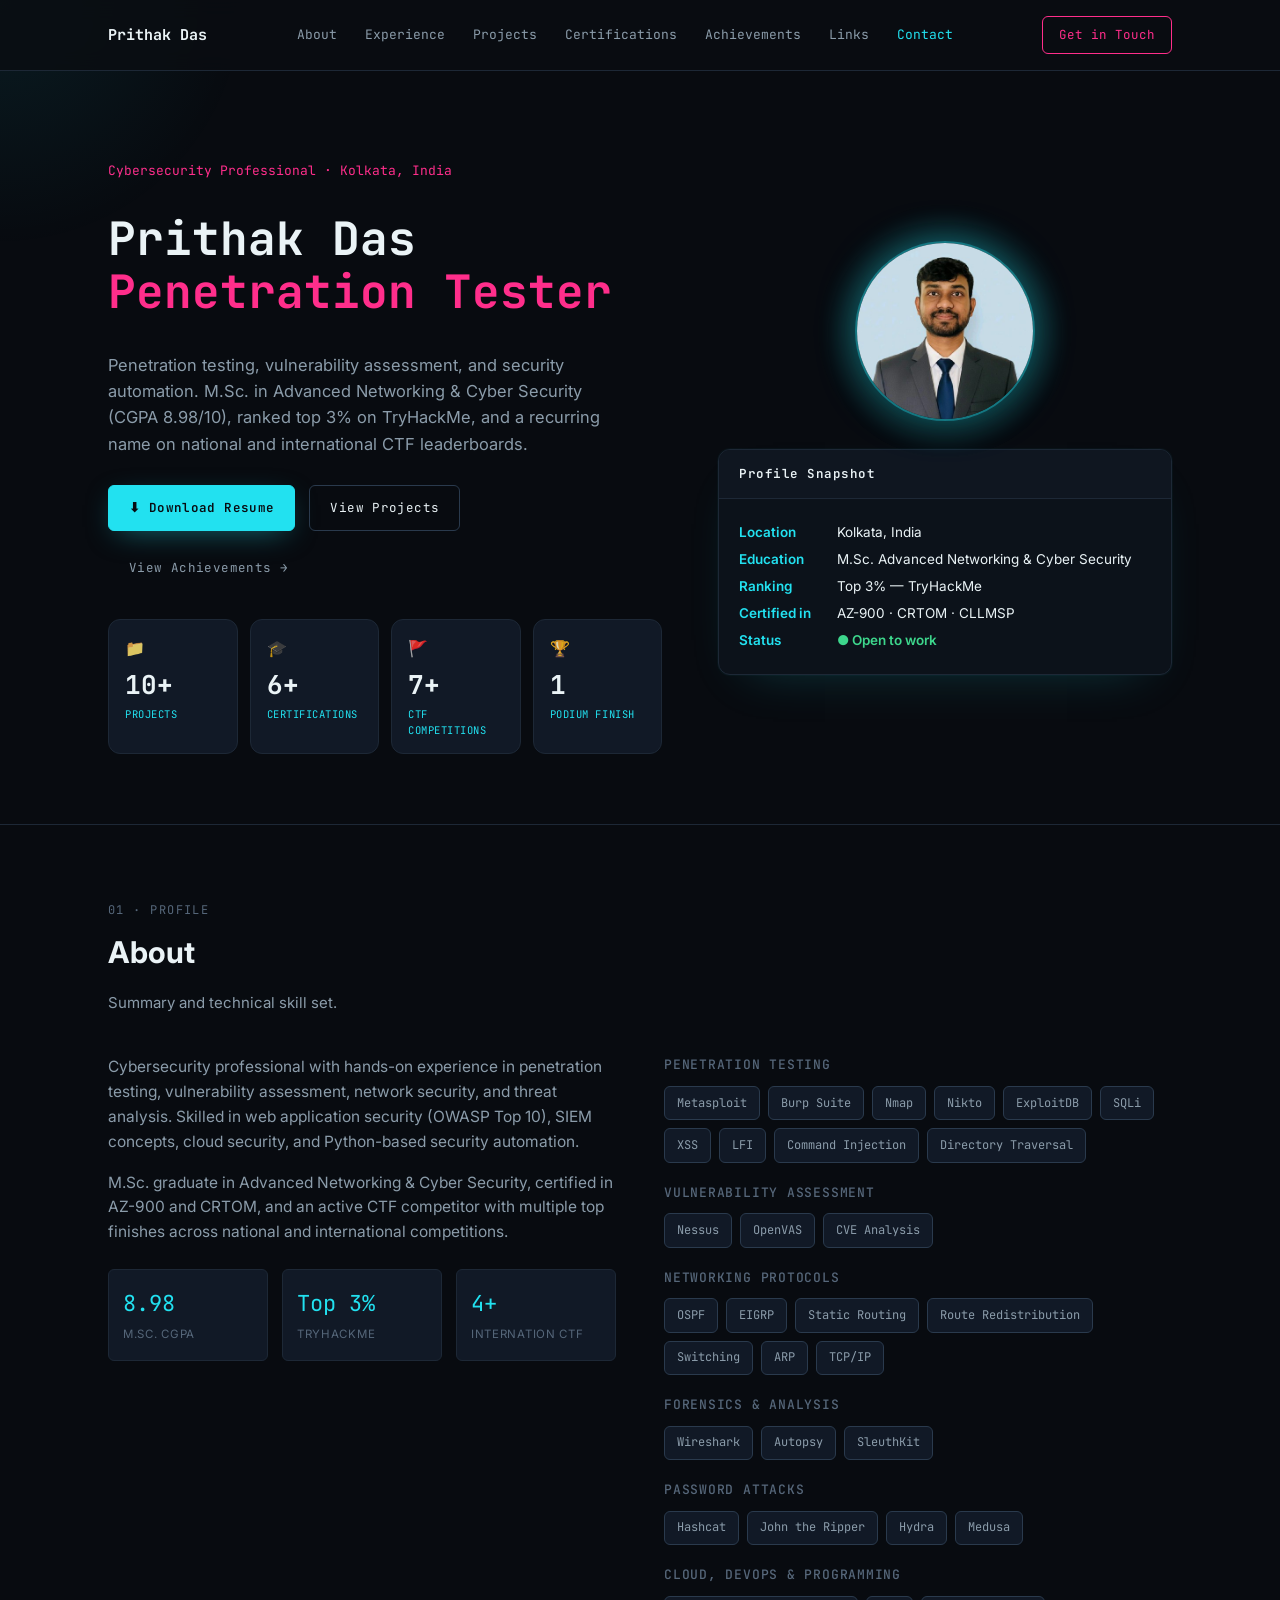
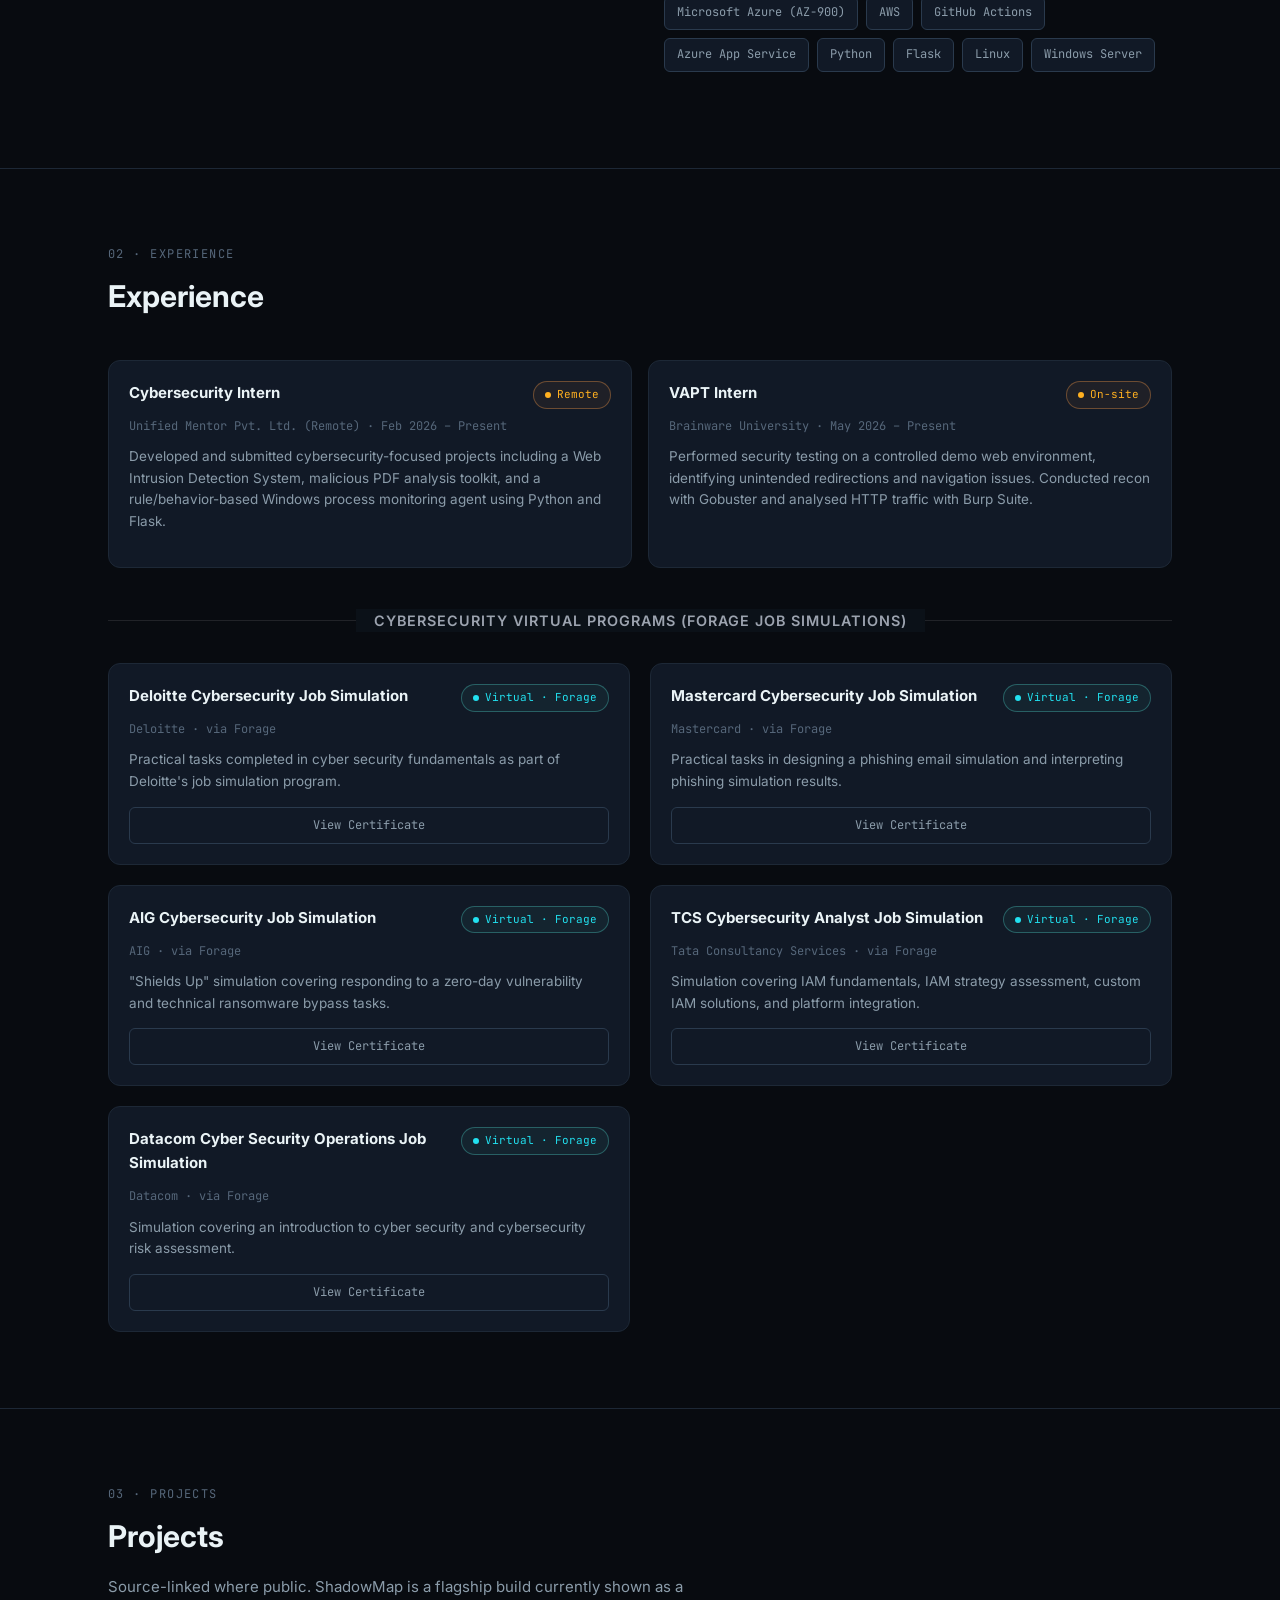
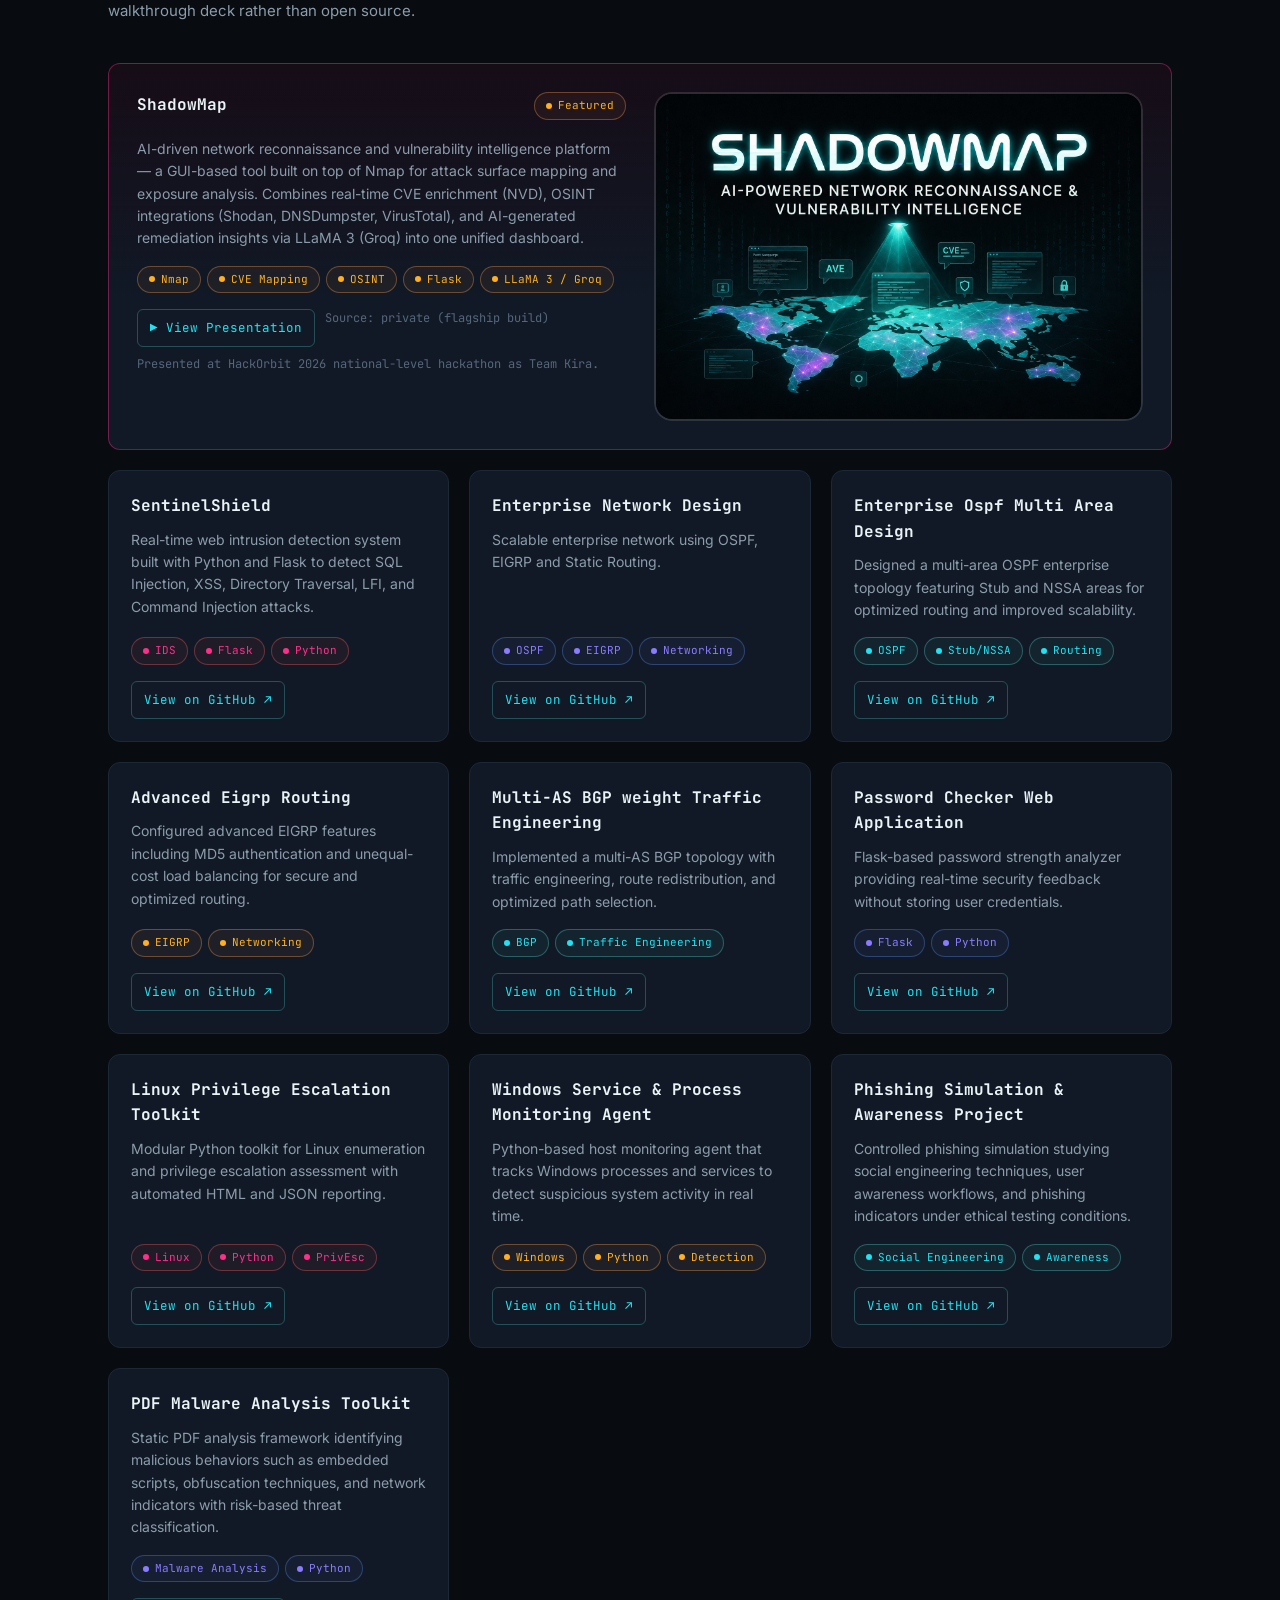
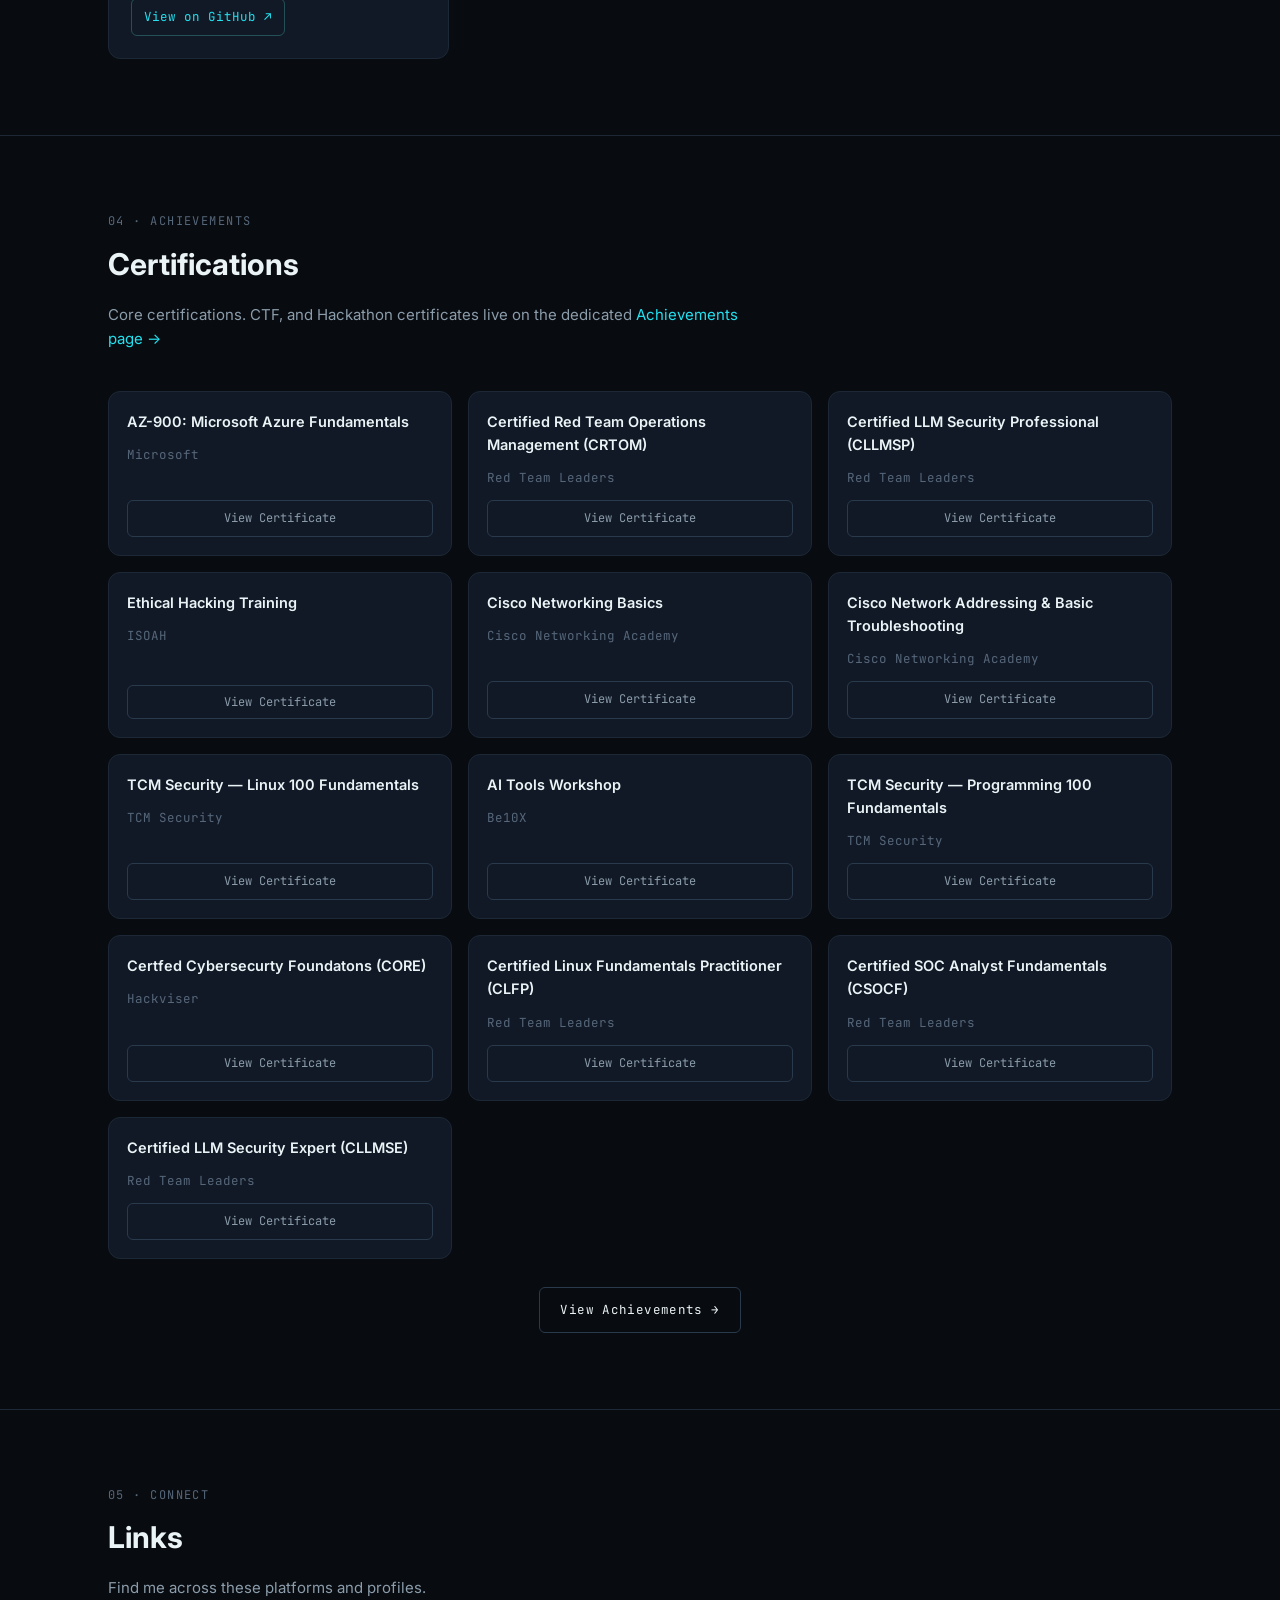
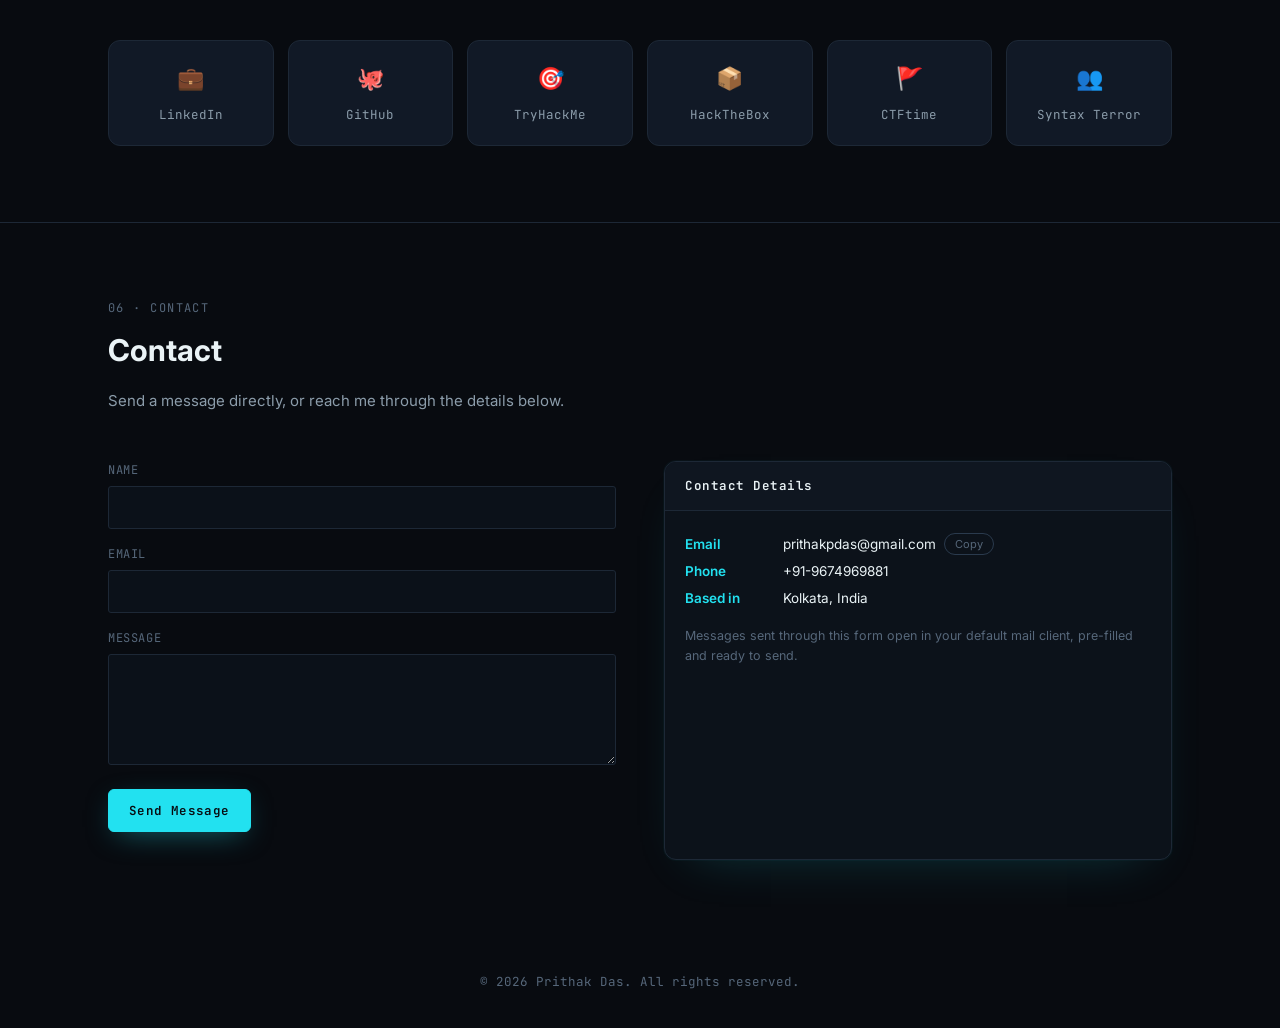
<file: index.html>
<!DOCTYPE html>
<html lang="en">
<head>
<meta charset="UTF-8">
<meta name="viewport" content="width=device-width, initial-scale=1.0">
<title>Prithak Das — Cybersecurity Portfolio</title>
<meta name="description" content="Prithak Das — Cybersecurity professional specializing in penetration testing, vulnerability assessment, and security automation.">
<link rel="preconnect" href="https://fonts.googleapis.com">
<link rel="preconnect" href="https://fonts.gstatic.com" crossorigin>
<link href="https://fonts.googleapis.com/css2?family=JetBrains+Mono:wght@400;500;600;700&family=Inter:wght@400;500;600;700&display=swap" rel="stylesheet">
<link rel="icon" type="image/svg+xml" href="assets/favicon.svg">
<link rel="stylesheet" href="css/style.css">
</head>
<body>

<nav class="nav">
  <div class="nav-inner">
    <a href="index.html" class="nav-logo">Prithak Das</a>
    <button class="nav-toggle" id="navToggle" aria-label="Toggle menu">☰</button>
    <ul class="nav-links" id="navLinks">
      <li><a href="#about">About</a></li>
      <li><a href="#experience">Experience</a></li>
      <li><a href="#projects">Projects</a></li>
      <li><a href="#certifications">Certifications</a></li>
      <li><a href="certificates.html">Achievements</a></li>
      <li><a href="#links">Links</a></li>
      <li><a href="#contact">Contact</a></li>
    </ul>
    <a href="#contact" class="nav-cta">Get in Touch</a>
  </div>
</nav>

<!-- ============ HERO ============ -->
<header class="hero">
  <div class="container hero-grid">
    <div>
      <div class="hero-kicker">Cybersecurity Professional · Kolkata, India</div>
      <h1>Prithak Das<br><span id="typing-text" class="accent"></span></h1>
      <p class="lead">Penetration testing, vulnerability assessment, and security automation. M.Sc. in Advanced Networking &amp; Cyber Security (CGPA 8.98/10), ranked top 3% on TryHackMe, and a recurring name on national and international CTF leaderboards.</p>
      <div class="hero-actions">
        <a href="assets/resume/Prithak_Das_Resume.pdf" download class="btn btn-primary">⬇ Download Resume</a>
        <a href="#projects" class="btn">View Projects</a>
        <a href="certificates.html" class="btn btn-ghost">View Achievements →</a>
      </div>

      <div class="telemetry-grid">
        <div class="telemetry-stat">
          <div class="t-icon">📁</div>
          <div class="t-num">10+</div>
          <div class="t-label">PROJECTS</div>
        </div>
        <div class="telemetry-stat">
          <div class="t-icon">🎓</div>
          <div class="t-num">6+</div>
          <div class="t-label">CERTIFICATIONS</div>
        </div>
        <div class="telemetry-stat">
          <div class="t-icon">🚩</div>
          <div class="t-num">7+</div>
          <div class="t-label">CTF COMPETITIONS</div>
        </div>
        <div class="telemetry-stat">
          <div class="t-icon">🏆</div>
          <div class="t-num">1</div>
          <div class="t-label">PODIUM FINISH</div>
        </div>
      </div>
    </div>
    <div>
      <div class="profile-photo-wrap">
        <img src="assets/img/prithak-profile.jpg" alt="Prithak Das" class="profile-photo">
      </div>
      <div class="hero-terminal info-card">
      <div class="info-card-header">Profile Snapshot</div>
      <div class="info-card-body">
        <div class="kv-row"><span class="kv-key">Location</span>  <span class="kv-val">Kolkata, India</span></div>
        <div class="kv-row"><span class="kv-key">Education</span>  <span class="kv-val">M.Sc. Advanced Networking &amp; Cyber Security</span></div>
        <div class="kv-row"><span class="kv-key">Ranking</span>       <span class="kv-val">Top 3% — TryHackMe</span></div>
        <div class="kv-row"><span class="kv-key">Certified in</span>       <span class="kv-val">AZ-900 · CRTOM · CLLMSP</span></div>
        <div class="kv-row"><span class="kv-key">Status</span>     <span class="kv-val ok">● Open to work</span></div>
      </div>
      </div>
    </div>
  </div>
</header>

<!-- ============ ABOUT + SKILLS ============ -->
<section id="about">
  <div class="container">
    <div class="section-head">
      <div class="section-eyebrow">01 · Profile</div>
      <h2 class="section-title">About</h2>
      <p>Summary and technical skill set.</p>
    </div>
    <div class="about-grid">
      <div class="about-text">
        <p>Cybersecurity professional with hands-on experience in penetration testing, vulnerability assessment, network security, and threat analysis. Skilled in web application security (OWASP Top 10), SIEM concepts, cloud security, and Python-based security automation.</p>
        <p>M.Sc. graduate in Advanced Networking &amp; Cyber Security, certified in AZ-900 and CRTOM, and an active CTF competitor with multiple top finishes across national and international competitions.</p>
        <div class="about-stats">
          <div class="stat"><div class="num">8.98</div><div class="lbl">M.Sc. CGPA</div></div>
          <div class="stat"><div class="num">Top 3%</div><div class="lbl">TryHackMe</div></div>
          <div class="stat"><div class="num">4+</div><div class="lbl">Internation CTF</div></div>
        </div>
      </div>
      <div>
        <div class="skill-group">
          <h3>Penetration Testing</h3>
          <div class="skill-chips">
            <span class="chip">Metasploit</span><span class="chip">Burp Suite</span><span class="chip">Nmap</span><span class="chip">Nikto</span><span class="chip">ExploitDB</span><span class="chip">SQLi</span><span class="chip">XSS</span><span class="chip">LFI</span><span class="chip">Command Injection</span><span class="chip">Directory Traversal</span>
          </div>
        </div>
        <div class="skill-group">
          <h3>Vulnerability Assessment</h3>
          <div class="skill-chips">
            <span class="chip">Nessus</span><span class="chip">OpenVAS</span><span class="chip">CVE Analysis</span>
          </div>
        </div>
        <div class="skill-group">
          <h3>Networking Protocols</h3>
          <div class="skill-chips">
            <span class="chip">OSPF</span><span class="chip">EIGRP</span><span class="chip">Static Routing</span><span class="chip">Route Redistribution</span><span class="chip">Switching</span><span class="chip">ARP</span><span class="chip">TCP/IP</span>
          </div>
        </div>
        <div class="skill-group">
          <h3>Forensics &amp; Analysis</h3>
          <div class="skill-chips">
            <span class="chip">Wireshark</span><span class="chip">Autopsy</span><span class="chip">SleuthKit</span>
          </div>
        </div>
        <div class="skill-group">
          <h3>Password Attacks</h3>
          <div class="skill-chips">
            <span class="chip">Hashcat</span><span class="chip">John the Ripper</span><span class="chip">Hydra</span><span class="chip">Medusa</span>
          </div>
        </div>
        <div class="skill-group">
          <h3>Cloud, DevOps &amp; Programming</h3>
          <div class="skill-chips">
            <span class="chip">Microsoft Azure (AZ-900)</span><span class="chip">AWS</span><span class="chip">GitHub Actions</span><span class="chip">Azure App Service</span><span class="chip">Python</span><span class="chip">Flask</span><span class="chip">Linux</span><span class="chip">Windows Server</span>
          </div>
        </div>
      </div>
    </div>
  </div>
</section>

<!-- ============ EXPERIENCE ============ -->
<section id="experience">
  <div class="container">
    <div class="section-head">
      <div class="section-eyebrow">02 · Experience</div>
      <h2 class="section-title">Experience</h2>
    </div>

    <div class="cred-list">
      <div class="cred-item">
        <div class="cred-item-top">
          <h4>Cybersecurity Intern</h4>
          <span class="tag high">Remote</span>
        </div>
        <div class="meta">Unified Mentor Pvt. Ltd. (Remote) · Feb 2026 – Present</div>
        <p>Developed and submitted cybersecurity-focused projects including a Web Intrusion Detection System, malicious PDF analysis toolkit, and a rule/behavior-based Windows process monitoring agent using Python and Flask.</p>
        <div class="cert-actions">
          <!--<button class="cert-view-trigger" data-title="Unified Mentor — Cybersecurity Internship">View Certificate</button>-->
        </div>
      </div>

      <div class="cred-item">
        <div class="cred-item-top">
          <h4>VAPT Intern</h4>
          <span class="tag high">On-site</span>
        </div>
        <div class="meta">Brainware University · May 2026 – Present</div>
        <p>Performed security testing on a controlled demo web environment, identifying unintended redirections and navigation issues. Conducted recon with Gobuster and analysed HTTP traffic with Burp Suite.</p>
        <div class="cert-actions">
          <!--<button class="cert-view-trigger" data-title="Brainware University — VAPT Internship">View Certificate</button>-->
        </div>
      </div>
    </div>

    <div class="experience-subheading">
        <span>Cybersecurity Virtual Programs (Forage Job Simulations)</span>
    </div>

    <div class="virtual-grid">
      
      <div class="cred-item">
        <div class="cred-item-top">
          <h4>Deloitte Cybersecurity Job Simulation</h4>
          <span class="tag info">Virtual · Forage</span>
        </div>
        <div class="meta">Deloitte · via Forage</div>
        <p>Practical tasks completed in cyber security fundamentals as part of Deloitte's job simulation program.</p>
        <div class="cert-actions">
          <a href="assets/certs/deloitte-forage.pdf" target="_blank" rel="noopener">View Certificate</a>
        </div>
      </div>

      <div class="cred-item">
        <div class="cred-item-top">
          <h4>Mastercard Cybersecurity Job Simulation</h4>
          <span class="tag info">Virtual · Forage</span>
        </div>
        <div class="meta">Mastercard · via Forage</div>
        <p>Practical tasks in designing a phishing email simulation and interpreting phishing simulation results.</p>
        <div class="cert-actions">
          <a href="assets/certs/mastercard-forage.pdf" target="_blank" rel="noopener">View Certificate</a>
        </div>
      </div>

      <div class="cred-item">
        <div class="cred-item-top">
          <h4>AIG Cybersecurity Job Simulation</h4>
          <span class="tag info">Virtual · Forage</span>
        </div>
        <div class="meta">AIG · via Forage</div>
        <p>"Shields Up" simulation covering responding to a zero-day vulnerability and technical ransomware bypass tasks.</p>
        <div class="cert-actions">
          <a href="assets/certs/aig-forage.pdf" target="_blank" rel="noopener">View Certificate</a>
        </div>
      </div>

      <div class="cred-item">
        <div class="cred-item-top">
          <h4>TCS Cybersecurity Analyst Job Simulation</h4>
          <span class="tag info">Virtual · Forage</span>
        </div>
        <div class="meta">Tata Consultancy Services · via Forage</div>
        <p>Simulation covering IAM fundamentals, IAM strategy assessment, custom IAM solutions, and platform integration.</p>
        <div class="cert-actions">
          <a href="assets/certs/tcs-forage.pdf" target="_blank" rel="noopener">View Certificate</a>
        </div>
      </div>

      <div class="cred-item">
        <div class="cred-item-top">
          <h4>Datacom Cyber Security Operations Job Simulation</h4>
          <span class="tag info">Virtual · Forage</span>
        </div>
        <div class="meta">Datacom · via Forage</div>
        <p>Simulation covering an introduction to cyber security and cybersecurity risk assessment.</p>
        <div class="cert-actions">
          <a href="assets/certs/datacom-forage.pdf" target="_blank" rel="noopener">View Certificate</a>
        </div>
      </div>
    </div>
  </div>
</section>

<!-- ============ PROJECTS ============ -->
<section id="projects">
  <div class="container">
    <div class="section-head">
      <div class="section-eyebrow">03 · Projects</div>
      <h2 class="section-title">Projects</h2>
      <p>Source-linked where public. ShadowMap is a flagship build currently shown as a walkthrough deck rather than open source.</p>
    </div>

    <div class="project-grid">

      <!-- FEATURED: ShadowMap — exception, no GitHub, PPT only -->
      <div class="project-card featured">
        <div>
          <div class="project-top">
            <h3>ShadowMap</h3>
            <span class="tag high">Featured</span>
          </div>
          <p>AI-driven network reconnaissance and vulnerability intelligence platform — a GUI-based tool built on top of Nmap for attack surface mapping and exposure analysis. Combines real-time CVE enrichment (NVD), OSINT integrations (Shodan, DNSDumpster, VirusTotal), and AI-generated remediation insights via LLaMA 3 (Groq) into one unified dashboard.</p>
          <div class="project-tags">
            <span class="tag high">Nmap</span><span class="tag high">CVE Mapping</span><span class="tag high">OSINT</span><span class="tag high">Flask</span><span class="tag high">LLaMA 3 / Groq</span>
          </div>
          <div class="project-links">
            <a href="assets/projects/shadowmap/shadowmap-deck.pdf" target="_blank" rel="noopener">▶ View Presentation</a>
            <span class="project-links a disabled" style="font-family:var(--font-mono);font-size:12px;color:var(--text-dim);">Source: private (flagship build)</span>
          </div>
          <div class="featured-note">Presented at HackOrbit 2026 national-level hackathon as Team Kira.</div>
        </div>
        <div class="featured-visual">
          <a href="assets/projects/shadowmap/shadowmap-deck.pdf"
             target="_blank"
             rel="noopener">
      
              <img
                  src="assets/projects/shadowmap/shadowmap-thumbnail.png"
                  alt="ShadowMap AI Cybersecurity Platform"
                  class="project-thumbnail">
      
          </a>
        </div>
      </div>

      <!-- Standard project cards -->
      <div class="project-card">
        <h3>SentinelShield</h3>
        <p>Real-time web intrusion detection system built with Python and Flask to detect SQL Injection, XSS, Directory Traversal, LFI, and Command Injection attacks.</p>
        <div class="project-tags"><span class="tag crit">IDS</span><span class="tag crit">Flask</span><span class="tag crit">Python</span></div>
        <div class="project-links"><a href="https://github.com/prithakdas/sentinelshield-web-ids" target="_blank" rel="noopener">View on GitHub ↗</a></div>
      </div>

      <div class="project-card">
        <h3>Enterprise Network Design</h3>
        <p>Scalable enterprise network using OSPF, EIGRP and Static Routing.</p>
        <div class="project-tags"><span class="tag low">OSPF</span><span class="tag low">EIGRP</span><span class="tag low">Networking</span></div>
        <div class="project-links">
          <a href="https://github.com/prithakdas/enterprise-network-design" target="_blank" rel="noopener">View on GitHub ↗</a>
        </div>
      </div>

      <div class="project-card">
        <h3>Enterprise Ospf Multi Area Design</h3>
        <p>Designed a multi-area OSPF enterprise topology featuring Stub and NSSA areas for optimized routing and improved scalability.</p>
        <div class="project-tags"><span class="tag info">OSPF</span><span class="tag info">Stub/NSSA</span><span class="tag info">Routing</span></div>
        <div class="project-links">
          <a href="https://github.com/prithakdas/enterprise-ospf-multi-area-design" target="_blank" rel="noopener">View on GitHub ↗</a>
        </div>
      </div>

      <div class="project-card">
        <h3>Advanced Eigrp Routing</h3>
        <p>Configured advanced EIGRP features including MD5 authentication and unequal-cost load balancing for secure and optimized routing.</p>
        <div class="project-tags"><span class="tag high">EIGRP</span><span class="tag high">Networking</span></div>
        <div class="project-links">
          <a href="https://github.com/prithakdas/advanced-eigrp-routing" target="_blank" rel="noopener">View on GitHub ↗</a>
        </div>
      </div>

      <div class="project-card">
        <h3>Multi-AS BGP weight Traffic Engineering</h3>
        <p>Implemented a multi-AS BGP topology with traffic engineering, route redistribution, and optimized path selection.</p>
        <div class="project-tags"><span class="tag info">BGP</span><span class="tag info">Traffic Engineering</span></div>
        <div class="project-links">
          <a href="https://github.com/prithakdas/multi-as-bgp-weight-traffic-engineering" target="_blank" rel="noopener">View on GitHub ↗</a>
        </div>
      </div>

      <div class="project-card">
        <h3>Password Checker Web Application</h3>
        <p>Flask-based password strength analyzer providing real-time security feedback without storing user credentials.</p>
        <div class="project-tags"><span class="tag low">Flask</span><span class="tag low">Python</span></div>
        <div class="project-links"><a href="https://github.com/prithakdas/password-strength-checker" target="_blank" rel="noopener">View on GitHub ↗</a></div>
      </div>

      <div class="project-card">
        <h3>Linux Privilege Escalation Toolkit</h3>
        <p>Modular Python toolkit for Linux enumeration and privilege escalation assessment with automated HTML and JSON reporting.</p>
        <div class="project-tags"><span class="tag crit">Linux</span><span class="tag crit">Python</span><span class="tag crit">PrivEsc</span></div>
        <div class="project-links"><a href="https://github.com/prithakdas/linux-privilege-escalation-toolkit" target="_blank" rel="noopener">View on GitHub ↗</a></div>
      </div>

      <div class="project-card">
        <h3>Windows Service &amp; Process Monitoring Agent</h3>
        <p>Python-based host monitoring agent that tracks Windows processes and services to detect suspicious system activity in real time.</p>
        <div class="project-tags"><span class="tag high">Windows</span><span class="tag high">Python</span><span class="tag high">Detection</span></div>
        <div class="project-links"><a href="https://github.com/prithakdas/windows-monitoring-agent" target="_blank" rel="noopener">View on GitHub ↗</a></div>
      </div>

      <div class="project-card">
        <h3>Phishing Simulation &amp; Awareness Project</h3>
        <p>Controlled phishing simulation studying social engineering techniques, user awareness workflows, and phishing indicators under ethical testing conditions.</p>
        <div class="project-tags"><span class="tag info">Social Engineering</span><span class="tag info">Awareness</span></div>
        <div class="project-links"><a href="https://github.com/prithakdas/phishing-simulation-awareness" target="_blank" rel="noopener">View on GitHub ↗</a></div>
      </div>

      <div class="project-card">
        <h3>PDF Malware Analysis Toolkit</h3>
        <p>Static PDF analysis framework identifying malicious behaviors such as embedded scripts, obfuscation techniques, and network indicators with risk-based threat classification.</p>
        <div class="project-tags"><span class="tag low">Malware Analysis</span><span class="tag low">Python</span></div>
        <div class="project-links"><a href="https://github.com/prithakdas/pdf-malware-analyzer" target="_blank" rel="noopener">View on GitHub ↗</a></div>
      </div>

    </div>
  </div>
</section>

<!-- ============ CERTIFICATIONS ============ -->
<section id="certifications">
  <div class="container">
    <div class="section-head">
      <div class="section-eyebrow">04 · Achievements</div>
      <h2 class="section-title">Certifications</h2>
      <p>Core certifications. CTF, and Hackathon certificates live on the dedicated <a href="certificates.html" style="color:var(--accent-info);">Achievements page →</a></p>
    </div>

    <div class="cert-grid">
      <div class="cert-card">
        <div class="cert-name">AZ-900: Microsoft Azure Fundamentals</div>
        <div class="cert-issuer">Microsoft</div>
        <div class="cert-actions">
          <a href="assets/certs/az-900.pdf" target="_blank" rel="noopener">View Certificate</a>
        </div>
      </div>
      <div class="cert-card">
        <div class="cert-name">Certified Red Team Operations Management (CRTOM)</div>
        <div class="cert-issuer">Red Team Leaders</div>
        <div class="cert-actions">
          <a href="assets/certs/crtom.pdf" target="_blank" rel="noopener">View Certificate</a>
        </div>
      </div>
      <div class="cert-card">
        <div class="cert-name">Certified LLM Security Professional (CLLMSP)</div>
        <div class="cert-issuer">Red Team Leaders</div>
        <div class="cert-actions">
          <a href="assets/certs/cllmsp.pdf" target="_blank" rel="noopener">View Certificate</a>
        </div>
      </div>
      <div class="cert-card">
        <div class="cert-name">Ethical Hacking Training</div>
        <div class="cert-issuer">ISOAH</div>
        <div class="cert-actions">
          <button class="cert-view-trigger" data-title="Ethical Hacking Training">View Certificate</button>
        </div>
      </div>
      <div class="cert-card">
        <div class="cert-name">Cisco Networking Basics</div>
        <div class="cert-issuer">Cisco Networking Academy</div>
        <div class="cert-actions">
          <a href="assets/certs/cisco-networking-basics.pdf" target="_blank" rel="noopener">View Certificate</a>
        </div>
      </div>
      <div class="cert-card">
        <div class="cert-name">Cisco Network Addressing &amp; Basic Troubleshooting</div>
        <div class="cert-issuer">Cisco Networking Academy</div>
        <div class="cert-actions">
          <a href="assets/certs/cisco-addressing.pdf" target="_blank" rel="noopener">View Certificate</a>
        </div>
      </div>
      <div class="cert-card">
        <div class="cert-name">TCM Security — Linux 100 Fundamentals</div>
        <div class="cert-issuer">TCM Security</div>
        <div class="cert-actions">
          <a href="assets/certs/tcm-linux-100.pdf" target="_blank" rel="noopener">View Certificate</a>
        </div>
      </div>
      <div class="cert-card">
        <div class="cert-name">AI Tools Workshop</div>
        <div class="cert-issuer">Be10X</div>
        <div class="cert-actions">
          <a href="assets/certs/be10x-ai-workshop.pdf" target="_blank" rel="noopener">View Certificate</a>
        </div>
      </div>
      <div class="cert-card">
        <div class="cert-name">TCM Security — Programming 100 Fundamentals</div>
        <div class="cert-issuer">TCM Security</div>
        <div class="cert-actions">
          <a href="assets/certs/programming-100-fundamentals.pdf" target="_blank" rel="noopener">View Certificate</a>
        </div>
      </div>
      <div class="cert-card">
        <div class="cert-name">Certfed Cybersecurty Foundatons (CORE)</div>
        <div class="cert-issuer">Hackviser</div>
        <div class="cert-actions">
          <a href="assets/certs/CORE-Hackviser_certificate.pdf" target="_blank" rel="noopener">View Certificate</a>
        </div>
      </div>
      <div class="cert-card">
        <div class="cert-name">Certified Linux Fundamentals Practitioner (CLFP)</div>
        <div class="cert-issuer">Red Team Leaders</div>
        <div class="cert-actions">
          <a href="assets/certs/certified_lfp_certificate.pdf" target="_blank" rel="noopener">View Certificate</a>
        </div>
      </div>
      <div class="cert-card">
        <div class="cert-name">Certified SOC Analyst Fundamentals (CSOCF)</div>
        <div class="cert-issuer">Red Team Leaders</div>
        <div class="cert-actions">
          <a href="assets/certs/certified_soc_certificate.pdf" target="_blank" rel="noopener">View Certificate</a>
        </div>
      </div>
      <div class="cert-card">
        <div class="cert-name">Certified LLM Security Expert (CLLMSE)</div>
        <div class="cert-issuer">Red Team Leaders</div>
        <div class="cert-actions">
          <a href="assets/certs/certified_llmse_certificate.pdf" target="_blank" rel="noopener">View Certificate</a>
        </div>
      </div>
    </div>

    <div class="view-all-wrap">
      <a href="certificates.html" class="btn">View Achievements →</a>
    </div>
  </div>
</section>

<!-- ============ LINKS ============ -->
<section id="links">
  <div class="container">
    <div class="section-head">
      <div class="section-eyebrow">05 · Connect</div>
      <h2 class="section-title">Links</h2>
      <p>Find me across these platforms and profiles.</p>
    </div>
    <div class="links-grid">
      <a href="https://www.linkedin.com/in/prithak-das/" target="_blank" rel="noopener" class="link-card"><div class="glyph">💼</div><div class="name">LinkedIn</div></a>
      <a href="https://github.com/prithakdas" target="_blank" rel="noopener" class="link-card"><div class="glyph">🐙</div><div class="name">GitHub</div></a>
      <a href="https://tryhackme.com/p/LordKraken" target="_blank" rel="noopener" class="link-card"><div class="glyph">🎯</div><div class="name">TryHackMe</div></a>
      <a href="https://profile.hackthebox.com/profile/019c62f4-13df-70a6-9ede-ce7ce3e3ba0c" target="_blank" rel="noopener" class="link-card"><div class="glyph">📦</div><div class="name">HackTheBox</div></a>
      <a href="https://ctftime.org/user/261765" target="_blank" rel="noopener" class="link-card"><div class="glyph">🚩</div><div class="name">CTFtime</div></a>
      <a href="https://ctftime.org/team/437085" target="_blank" rel="noopener" class="link-card"><div class="glyph">👥</div><div class="name">Syntax Terror</div></a>
    </div>
  </div>
</section>

<!-- ============ CONTACT ============ -->
<section id="contact">
  <div class="container">
    <div class="section-head">
      <div class="section-eyebrow">06 · Contact</div>
      <h2 class="section-title">Contact</h2>
      <p>Send a message directly, or reach me through the details below.</p>
    </div>
    <div class="contact-grid">
      <form id="contactForm">
        <div class="form-row">
          <label for="cf-name">Name</label>
          <input type="text" id="cf-name" name="name" required>
        </div>
        <div class="form-row">
          <label for="cf-email">Email</label>
          <input type="email" id="cf-email" name="email" required>
        </div>
        <div class="form-row">
          <label for="cf-message">Message</label>
          <textarea id="cf-message" name="message" rows="5" required></textarea>
        </div>
        <button type="submit" class="btn btn-primary">Send Message</button>
        <div class="form-status" id="formStatus"></div>
      </form>
      <div class="info-card">
        <div class="info-card-header">Contact Details</div>
        <div class="info-card-body">
          <div class="kv-row"><span class="kv-key">Email</span> <span class="kv-val" id="emailValue">prithakpdas@gmail.com</span> <button class="copy-btn" id="copyEmailBtn" title="Copy email" aria-label="Copy email address">Copy</button></div>
          <div class="kv-row"><span class="kv-key">Phone</span> <span class="kv-val">+91-9674969881</span></div>
          <div class="kv-row"><span class="kv-key">Based in</span> <span class="kv-val">Kolkata, India</span></div>
          <p class="info-note">Messages sent through this form open in your default mail client, pre-filled and ready to send.</p>
        </div>
      </div>
    </div>
  </div>
</section>

<footer>
  <div>© 2026 Prithak Das. All rights reserved.</div>
</footer>

<!-- Certificate/Deck view modal -->
<div class="modal-overlay" id="certModal">
  <div class="modal-box">
    <div class="modal-header">
      <span id="modalTitle">Certificate</span>
      <button class="modal-close" id="modalClose">×</button>
    </div>
    <div class="modal-body">
      <div class="placeholder-icon">📄</div>
      <p>No file linked yet. Drop the matching PDF/image into <code>assets/certs/</code> (or <code>assets/projects/shadowmap/</code> for the deck) and update the <code>href</code> in the HTML — it will preview here automatically.</p>
    </div>
  </div>
</div>

<button id="backToTop" aria-label="Back to top">↑</button>

<script src="js/main.js"></script>
</body>
</html>
</file>
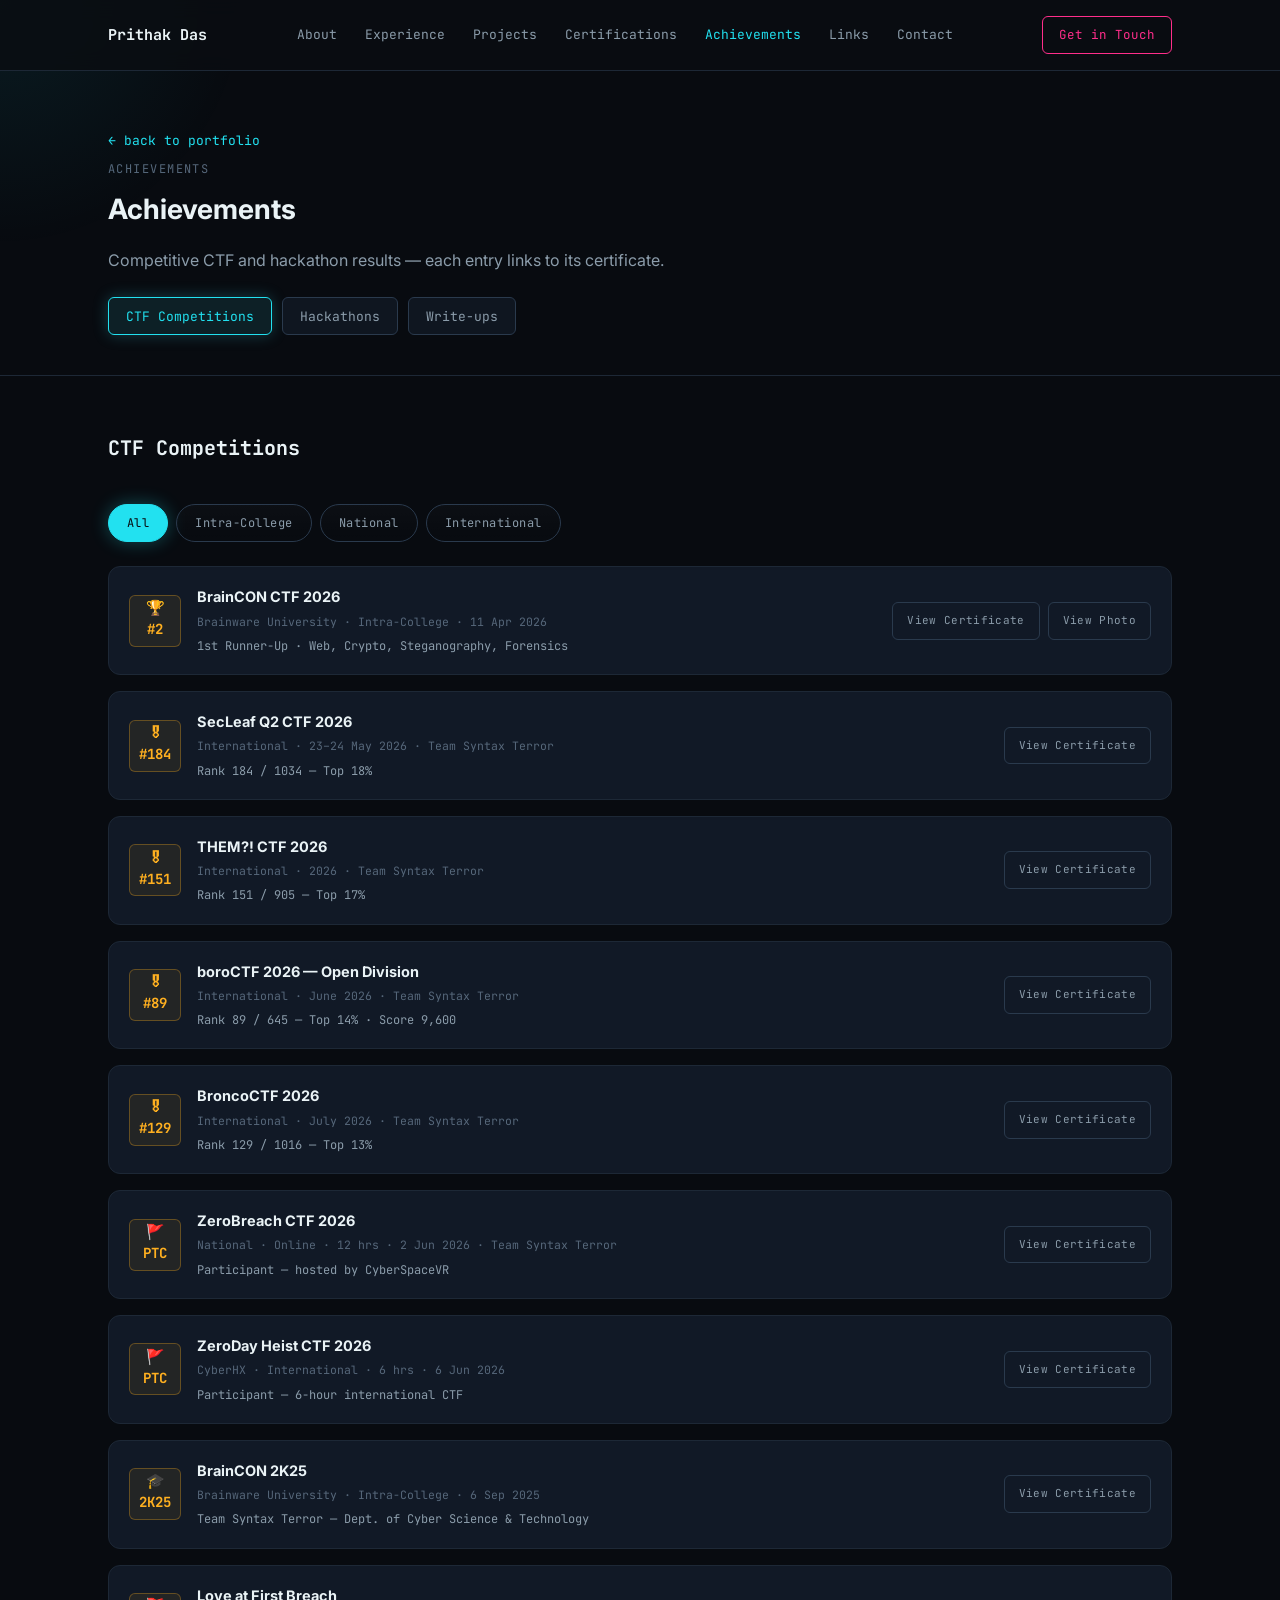
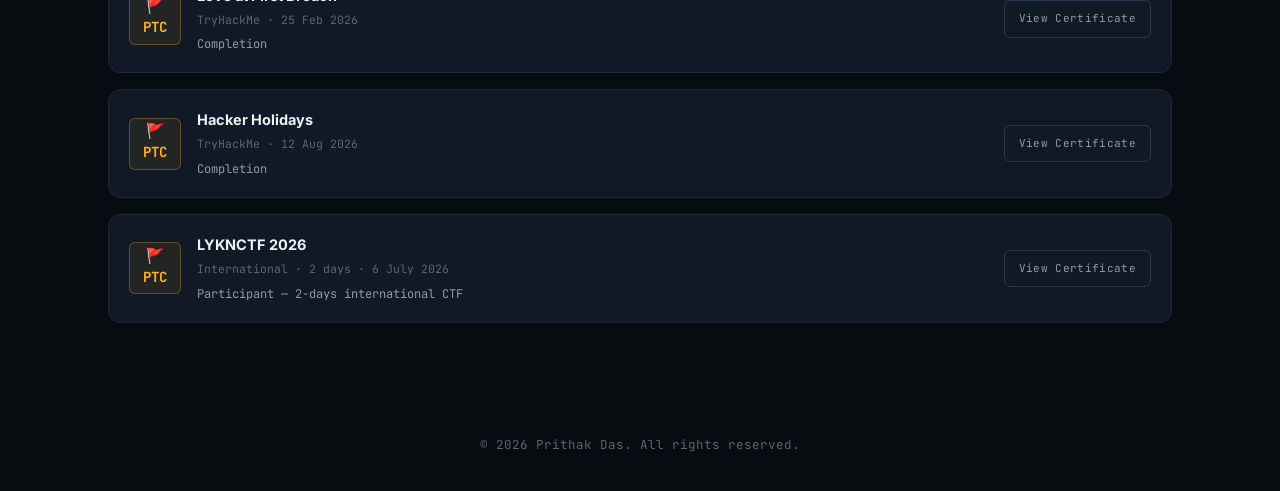
<file: certificates.html>
<!DOCTYPE html>
<html lang="en">
<head>
<meta charset="UTF-8">
<meta name="viewport" content="width=device-width, initial-scale=1.0">
<title>Achievements — Prithak Das</title>
<link rel="preconnect" href="https://fonts.googleapis.com">
<link rel="preconnect" href="https://fonts.gstatic.com" crossorigin>
<link href="https://fonts.googleapis.com/css2?family=JetBrains+Mono:wght@400;500;600;700&family=Inter:wght@400;500;600;700&display=swap" rel="stylesheet">
<link rel="icon" type="image/svg+xml" href="assets/favicon.svg">
<link rel="stylesheet" href="css/style.css">
</head>
<body>

<nav class="nav">
  <div class="nav-inner">
    <a href="index.html" class="nav-logo">Prithak Das</a>
    <button class="nav-toggle" id="navToggle" aria-label="Toggle menu">☰</button>
    <ul class="nav-links" id="navLinks">
      <li><a href="index.html#about">About</a></li>
      <li><a href="index.html#experience">Experience</a></li>
      <li><a href="index.html#projects">Projects</a></li>
      <li><a href="index.html#certifications">Certifications</a></li>
      <li><a href="certificates.html" class="active">Achievements</a></li>
      <li><a href="index.html#links">Links</a></li>
      <li><a href="index.html#contact">Contact</a></li>
    </ul>
    <a href="index.html#contact" class="nav-cta">Get in Touch</a>
  </div>
</nav>

<header class="cred-page-hero">
  <div class="container">
    <a href="index.html" class="back-link">← back to portfolio</a>
    <div class="section-eyebrow">Achievements</div>
    <h2 class="section-title" style="font-size:28px;">Achievements</h2>
    <p style="color:var(--text-muted); max-width:60ch;">Competitive CTF and hackathon results — each entry links to its certificate.</p>

    <div class="cred-tabs">
      <button class="cred-tab" data-target="panel-ctf">CTF Competitions</button>
      <button class="cred-tab" data-target="panel-hackathon">Hackathons</button>
      <button class="cred-tab" data-target="panel-writeups">Write-ups</button>
    </div>
  </div>
</header>

<section style="padding-top:48px;">
  <div class="container">

    <!-- CTF -->
    <div class="cred-panel" id="panel-ctf">
      <div class="section-head">
        <h2 style="font-family:var(--font-mono); font-size:20px;">CTF Competitions</h2>
      </div>

      <div class="filter-chips" id="ctfFilters">
        <button class="filter-chip active" data-filter="all">All</button>
        <button class="filter-chip" data-filter="intra">Intra-College</button>
        <button class="filter-chip" data-filter="nat">National</button>
        <button class="filter-chip" data-filter="int">International</button>
      </div>

      <div class="cred-list" id="ctfList" style="grid-template-columns:1fr;">

        <div class="trophy-card" data-cat="intra">
          <div class="trophy-rank"><span class="trophy-glyph">🏆</span>#2</div>
          <div class="trophy-body">
            <h4>BrainCON CTF 2026</h4>
            <div class="trophy-meta">Brainware University · Intra-College · 11 Apr 2026</div>
            <div class="trophy-progress">1st Runner-Up · Web, Crypto, Steganography, Forensics</div>
          </div>
          <div class="trophy-actions">
            <a href="assets/certs/braincon-ctf-2026.pdf" target="_blank" rel="noopener">View Certificate</a>
            <a href="assets/img/braincon-2026-trophy.jpg" target="_blank" rel="noopener">View Photo</a>
          </div>
        </div>

        <div class="trophy-card" data-cat="int">
          <div class="trophy-rank"><span class="trophy-glyph">🎖</span>#184</div>
          <div class="trophy-body">
            <h4>SecLeaf Q2 CTF 2026</h4>
            <div class="trophy-meta">International · 23–24 May 2026 · Team Syntax Terror</div>
            <div class="trophy-progress">Rank 184 / 1034 — Top 18%</div>
          </div>
          <div class="trophy-actions">
            <a href="assets/certs/secleaf-q2-ctf-2026.pdf" target="_blank" rel="noopener">View Certificate</a>
          </div>
        </div>

        <div class="trophy-card" data-cat="int">
          <div class="trophy-rank"><span class="trophy-glyph">🎖</span>#151</div>
          <div class="trophy-body">
            <h4>THEM?! CTF 2026</h4>
            <div class="trophy-meta">International · 2026 · Team Syntax Terror</div>
            <div class="trophy-progress">Rank 151 / 905 — Top 17%</div>
          </div>
          <div class="trophy-actions">
            <a href="assets/certs/them-ctf-2026.png" target="_blank" rel="noopener">View Certificate</a>
          </div>
        </div>

        <div class="trophy-card" data-cat="int">
          <div class="trophy-rank"><span class="trophy-glyph">🎖</span>#89</div>
          <div class="trophy-body">
            <h4>boroCTF 2026 — Open Division</h4>
            <div class="trophy-meta">International · June 2026 · Team Syntax Terror</div>
            <div class="trophy-progress">Rank 89 / 645 — Top 14% · Score 9,600</div>
          </div>
          <div class="trophy-actions">
            <a href="assets/certs/boroctf-2026.pdf" target="_blank" rel="noopener">View Certificate</a>
          </div>
        </div>

        <div class="trophy-card" data-cat="int">
          <div class="trophy-rank"><span class="trophy-glyph">🎖</span>#129</div>
          <div class="trophy-body">
            <h4>BroncoCTF 2026</h4>
            <div class="trophy-meta">International · July 2026 · Team Syntax Terror</div>
            <div class="trophy-progress">Rank 129 / 1016 — Top 13%</div>
          </div>
          <div class="trophy-actions">
            <a href="assets/certs/bronco_ctf_2026.png" target="_blank" rel="noopener">View Certificate</a>
          </div>
        </div>

        <div class="trophy-card" data-cat="nat">
          <div class="trophy-rank"><span class="trophy-glyph">🚩</span>PTC</div>
          <div class="trophy-body">
            <h4>ZeroBreach CTF 2026</h4>
            <div class="trophy-meta">National · Online · 12 hrs · 2 Jun 2026 · Team Syntax Terror</div>
            <div class="trophy-progress">Participant — hosted by CyberSpaceVR</div>
          </div>
          <div class="trophy-actions">
            <a href="assets/certs/zerobreach-ctf-2026.pdf" target="_blank" rel="noopener">View Certificate</a>
          </div>
        </div>

        <div class="trophy-card" data-cat="int">
          <div class="trophy-rank"><span class="trophy-glyph">🚩</span>PTC</div>
          <div class="trophy-body">
            <h4>ZeroDay Heist CTF 2026</h4>
            <div class="trophy-meta">CyberHX · International · 6 hrs · 6 Jun 2026</div>
            <div class="trophy-progress">Participant — 6-hour international CTF</div>
          </div>
          <div class="trophy-actions">
            <a href="assets/certs/zerodayheist-ctf-2026.png" target="_blank" rel="noopener">View Certificate</a>
          </div>
        </div>

        <div class="trophy-card" data-cat="intra">
          <div class="trophy-rank"><span class="trophy-glyph">🎓</span>2K25</div>
          <div class="trophy-body">
            <h4>BrainCON 2K25</h4>
            <div class="trophy-meta">Brainware University · Intra-College · 6 Sep 2025</div>
            <div class="trophy-progress">Team Syntax Terror — Dept. of Cyber Science &amp; Technology</div>
          </div>
          <div class="trophy-actions">
            <a href="assets/certs/braincon-ctf-2025.pdf" target="_blank" rel="noopener">View Certificate</a>
          </div>
        </div>

        <div class="trophy-card">
          <div class="trophy-rank"><span class="trophy-glyph">🚩</span>PTC</div>
          <div class="trophy-body">
            <h4>Love at First Breach</h4>
            <div class="trophy-meta">TryHackMe · 25 Feb 2026</div>
            <div class="trophy-progress">Completion</div>
          </div>
          <div class="trophy-actions">
            <a href="assets/certs/THM-LoveatFirstBreach.pdf" target="_blank" rel="noopener">View Certificate</a>
          </div>
        </div>

        <div class="trophy-card">
          <div class="trophy-rank"><span class="trophy-glyph">🚩</span>PTC</div>
          <div class="trophy-body">
            <h4>Hacker Holidays</h4>
            <div class="trophy-meta">TryHackMe · 12 Aug 2026</div>
            <div class="trophy-progress">Completion</div>
          </div>
          <div class="trophy-actions">
            <a href="assets/certs/THM-Holiday certificate.pdf" target="_blank" rel="noopener">View Certificate</a>
          </div>
        </div>
        
        <div class="trophy-card" data-cat="int">
          <div class="trophy-rank"><span class="trophy-glyph">🚩</span>PTC</div>
          <div class="trophy-body">
            <h4>LYKNCTF 2026</h4>
            <div class="trophy-meta">International · 2 days · 6 July 2026</div>
            <div class="trophy-progress">Participant — 2-days international CTF</div>
          </div>
          <div class="trophy-actions">
            <a href="assets/certs/lyknctf-certificate-2026.pdf" target="_blank" rel="noopener">View Certificate</a>
          </div>
        </div>

      </div>
    </div>

    <!-- HACKATHONS -->
    <div class="cred-panel" id="panel-hackathon">
      <div class="section-head">
        <h2 style="font-family:var(--font-mono); font-size:20px;">Hackathons</h2>
      </div>
      <div class="cred-list">
        <div class="cred-item">
          <div class="cred-item-top">
            <h4>HackOrbit 2026</h4>
            <span class="tag info">National-level Hackathon</span>
          </div>
          <div class="meta">2026</div>
          <p>Presented and showcased the functionality of ShadowMap, an AI-driven attack surface intelligence platform, as part of Team Kira. Organized by Droidecks.</p>
          <div class="cert-actions">
            <a href="assets/certs/hackorbit-2026.png" target="_blank" rel="noopener">View Certificate</a>
          </div>
        </div>
      </div>
    </div>

    <!-- WRITE-UPS -->
    <div class="cred-panel" id="panel-writeups">
      <div class="section-head">
        <h2 style="font-family:var(--font-mono); font-size:20px;">CTF Write-ups</h2>
      </div>
      <div class="cred-list">
        <div class="cred-item">
          <div class="cred-item-top"><h4>DalCTF 2026 — Write-up</h4></div>
          <div class="meta">PDF write-up</div>
          <p>Full write-up covering the challenges solved during DalCTF 2026.</p>
          <div class="cert-actions">
            <a href="https://github.com/prithakdas/ctf-writeups/blob/main/DalCTF2026_writeup.pdf" target="_blank" rel="noopener">Read Write-up</a>
          </div>
        </div>
        <div class="cred-item">
          <div class="cred-item-top"><h4>Love at First Breach — TryHackMe</h4></div>
          <div class="meta">PDF write-up</div>
          <p>Walkthrough of the "Love at First Breach" room on TryHackMe.</p>
          <div class="cert-actions">
            <a href="https://github.com/prithakdas/ctf-writeups/blob/main/TryHackMe/Love-at-First-Breach/Love-at-First-Breach_TryHackMe.pdf" target="_blank" rel="noopener">Read Write-up</a>
          </div>
        </div>
        <div class="cred-item">
          <div class="cred-item-top"><h4>c4ptur3-th3-fl4g — TryHackMe</h4></div>
          <div class="meta">PDF write-up</div>
          <p>Walkthrough of the "c4ptur3-th3-fl4g" room on TryHackMe.</p>
          <div class="cert-actions">
            <a href="https://github.com/prithakdas/ctf-writeups/blob/main/TryHackMe/c4ptur3-th3-fl4g/c4ptur3-th3-fl4g_TryHackMe.pdf" target="_blank" rel="noopener">Read Write-up</a>
          </div>
        </div>
      </div>
    </div>

  </div>
</section>

<footer>
  <div>© 2026 Prithak Das. All rights reserved.</div>
</footer>

<div class="modal-overlay" id="certModal">
  <div class="modal-box">
    <div class="modal-header">
      <span id="modalTitle">Certificate</span>
      <button class="modal-close" id="modalClose">×</button>
    </div>
    <div class="modal-body">
      <div class="placeholder-icon">📄</div>
      <p>No file linked yet. Drop the matching PDF/image into <code>assets/certs/</code> and update the <code>href</code> in the HTML — it will preview here automatically.</p>
    </div>
  </div>
</div>

<button id="backToTop" aria-label="Back to top">↑</button>

<script src="js/main.js"></script>
</body>
</html>
</file>
<file: css/style.css>
/* =========================================================
   DESIGN TOKENS
   ========================================================= */
:root{
  --bg:            #080B10;
  --bg-elevated:   #0F1620;
  --bg-terminal:   #0C121A;
  --bg-input:      #0B1119;
  --bg-card:       #111926;
  --border:        #1D2836;
  --border-bright: #2A3A4D;

  --text-primary:  #EAF3F6;
  --text-muted:    #8B9CAA;
  --text-dim:      #56677A;

  --accent-cyan:     #22E1F0; /* primary accent — links, glow, primary CTAs */
  --accent-magenta:  #FF2E8B; /* secondary accent — highlights, critical CTAs */
  --accent-violet:   #8B7CFF; /* tertiary accent */
  --accent-amber:    #FFB020; /* rank / trophy accent */

  /* legacy aliases kept so existing rules still resolve */
  --accent-critical: var(--accent-magenta);
  --accent-high:     var(--accent-amber);
  --accent-info:     var(--accent-cyan);
  --accent-low:      var(--accent-violet);

  --font-mono: 'JetBrains Mono', 'Fira Code', ui-monospace, SFMono-Regular, Menlo, monospace;
  --font-sans: 'Inter', -apple-system, BlinkMacSystemFont, 'Segoe UI', sans-serif;

  --radius-sm: 6px;
  --radius: 12px;
  --radius-lg: 18px;
  --max-width: 1120px;
}

*,*::before,*::after{ box-sizing:border-box; }
html{ scroll-behavior:smooth; }
html,body{ margin:0; padding:0; }

body{
  background:var(--bg);
  color:var(--text-primary);
  font-family:var(--font-sans);
  font-size:16px;
  line-height:1.6;
  -webkit-font-smoothing:antialiased;
}

@media (prefers-reduced-motion: reduce){
  *{ animation-duration:0.01ms !important; animation-iteration-count:1 !important; transition-duration:0.01ms !important; scroll-behavior:auto !important; }
}

a{ color:inherit; text-decoration:none; }
ul{ list-style:none; margin:0; padding:0; }
img{ max-width:100%; display:block; }

.container{
  max-width:var(--max-width);
  margin:0 auto;
  padding:0 28px;
}

/* =========================================================
   SCROLL REVEAL
   ========================================================= */
.reveal{
  opacity:0;
  transform:translateY(18px);
  transition:opacity 0.6s ease, transform 0.6s ease;
}
.reveal.visible{ opacity:1; transform:translateY(0); }

/* =========================================================
   BACK TO TOP
   ========================================================= */
#backToTop{
  position:fixed;
  right:24px;
  bottom:24px;
  width:44px;
  height:44px;
  border-radius:50%;
  border:1px solid var(--border-bright);
  background:var(--bg-elevated);
  color:var(--accent-cyan);
  font-size:18px;
  cursor:pointer;
  display:flex;
  align-items:center;
  justify-content:center;
  opacity:0;
  pointer-events:none;
  transform:translateY(10px);
  transition:all 0.25s ease;
  z-index:200;
  box-shadow:0 10px 30px -12px rgba(0,0,0,0.6);
}
#backToTop.visible{ opacity:1; pointer-events:auto; transform:translateY(0); }
#backToTop:hover{ border-color:var(--accent-cyan); box-shadow:0 10px 30px -8px rgba(34,225,240,0.4); }

/* focus visibility */
a:focus-visible, button:focus-visible, input:focus-visible, textarea:focus-visible{
  outline:2px solid var(--accent-info);
  outline-offset:2px;
}

/* =========================================================
   UTILITY: info cards + section titles
   ========================================================= */
.info-card{
  background:var(--bg-terminal);
  border:1px solid var(--border);
  border-radius:var(--radius);
  overflow:hidden;
  box-shadow:0 0 0 1px rgba(34,225,240,0.03), 0 20px 50px -30px rgba(34,225,240,0.25);
}
.info-card-header{
  padding:14px 20px;
  background:var(--bg-elevated);
  border-bottom:1px solid var(--border);
  font-family:var(--font-mono);
  font-size:12.5px;
  font-weight:600;
  letter-spacing:0.04em;
  color:var(--text-primary);
}

.section-title{
  font-family:var(--font-sans);
  font-weight:700;
  color:var(--text-primary);
  margin:8px 0 12px;
  font-size:26px;
}

.section-eyebrow{
  font-family:var(--font-mono);
  font-size:12px;
  text-transform:uppercase;
  letter-spacing:0.12em;
  color:var(--text-dim);
}

/* severity tag system (borrowed from vuln triage) */
.tag{
  display:inline-flex;
  align-items:center;
  gap:6px;
  font-family:var(--font-mono);
  font-size:11px;
  padding:4px 11px;
  border-radius:999px;
  border:1px solid var(--border-bright);
  color:var(--text-muted);
  white-space:nowrap;
}
.tag::before{ content:""; width:6px; height:6px; border-radius:50%; background:currentColor; }
.tag.crit{ color:var(--accent-critical); border-color:rgba(255,93,93,0.35); background:rgba(255,93,93,0.06); }
.tag.high{ color:var(--accent-high); border-color:rgba(255,159,69,0.35); background:rgba(255,159,69,0.06); }
.tag.info{ color:var(--accent-info); border-color:rgba(79,209,197,0.35); background:rgba(79,209,197,0.06); }
.tag.low{ color:var(--accent-low); border-color:rgba(91,141,239,0.35); background:rgba(91,141,239,0.06); }

/* =========================================================
   NAV
   ========================================================= */
.nav{
  position:sticky;
  top:0;
  z-index:100;
  background:rgba(10,14,18,0.85);
  backdrop-filter:blur(10px);
  border-bottom:1px solid var(--border);
}
.nav-inner{
  display:flex;
  align-items:center;
  justify-content:space-between;
  padding:16px 28px;
  max-width:var(--max-width);
  margin:0 auto;
}
.nav-logo{
  font-family: var(--font-mono);
  font-size: 15px;
  font-weight: 700;
  text-decoration: none;
  display: inline-block;
  cursor: pointer;
  animation: logoAuraBlink 30s ease-in-out infinite;
}
.nav-logo:hover{ filter:brightness(1.3); }

@keyframes logoAuraBlink{

  /* ===== CYAN ===== */
  0%,3%{
    color:#22E1F0;
    text-shadow:0 0 4px rgba(34,225,240,.25), 0 0 8px rgba(34,225,240,.15);
  }
  6%{
    color:#22E1F0;
    text-shadow:0 0 12px rgba(34,225,240,1), 0 0 26px rgba(34,225,240,.7), 0 0 42px rgba(34,225,240,.4);
  }
  9%,12%{
    color:#22E1F0;
    text-shadow:0 0 4px rgba(34,225,240,.25), 0 0 8px rgba(34,225,240,.15);
  }
  15%{
    color:#22E1F0;
    text-shadow:0 0 12px rgba(34,225,240,1), 0 0 26px rgba(34,225,240,.7), 0 0 42px rgba(34,225,240,.4);
  }
  18%{
    color:#22E1F0;
    text-shadow:0 0 4px rgba(34,225,240,.25), 0 0 8px rgba(34,225,240,.15);
  }

  /* ===== AMBER / GOLD ===== */
  20%,23%{
    color:#FFB020;
    text-shadow:0 0 4px rgba(255,176,32,.25), 0 0 8px rgba(255,176,32,.15);
  }
  26%{
    color:#FFB020;
    text-shadow:0 0 12px rgba(255,176,32,1), 0 0 26px rgba(255,176,32,.7), 0 0 42px rgba(255,176,32,.4);
  }
  29%,32%{
    color:#FFB020;
    text-shadow:0 0 4px rgba(255,176,32,.25), 0 0 8px rgba(255,176,32,.15);
  }
  35%{
    color:#FFB020;
    text-shadow:0 0 12px rgba(255,176,32,1), 0 0 26px rgba(255,176,32,.7), 0 0 42px rgba(255,176,32,.4);
  }
  38%{
    color:#FFB020;
    text-shadow:0 0 4px rgba(255,176,32,.25), 0 0 8px rgba(255,176,32,.15);
  }

  /* ===== PINK ===== */
  40%,43%{
    color:#FF2E8B;
    text-shadow:0 0 4px rgba(255,46,139,.25), 0 0 8px rgba(255,46,139,.15);
  }
  46%{
    color:#FF2E8B;
    text-shadow:0 0 12px rgba(255,46,139,1), 0 0 26px rgba(255,46,139,.7), 0 0 42px rgba(255,46,139,.4);
  }
  49%,52%{
    color:#FF2E8B;
    text-shadow:0 0 4px rgba(255,46,139,.25), 0 0 8px rgba(255,46,139,.15);
  }
  55%{
    color:#FF2E8B;
    text-shadow:0 0 12px rgba(255,46,139,1), 0 0 26px rgba(255,46,139,.7), 0 0 42px rgba(255,46,139,.4);
  }
  58%{
    color:#FF2E8B;
    text-shadow:0 0 4px rgba(255,46,139,.25), 0 0 8px rgba(255,46,139,.15);
  }

  /* ===== PURPLE ===== */
  60%,63%{
    color:#8B7CFF;
    text-shadow:0 0 4px rgba(139,124,255,.25), 0 0 8px rgba(139,124,255,.15);
  }
  66%{
    color:#8B7CFF;
    text-shadow:0 0 12px rgba(139,124,255,1), 0 0 26px rgba(139,124,255,.7), 0 0 42px rgba(139,124,255,.4);
  }
  69%,72%{
    color:#8B7CFF;
    text-shadow:0 0 4px rgba(139,124,255,.25), 0 0 8px rgba(139,124,255,.15);
  }
  75%{
    color:#8B7CFF;
    text-shadow:0 0 12px rgba(139,124,255,1), 0 0 26px rgba(139,124,255,.7), 0 0 42px rgba(139,124,255,.4);
  }
  78%{
    color:#8B7CFF;
    text-shadow:0 0 4px rgba(139,124,255,.25), 0 0 8px rgba(139,124,255,.15);
  }

  /* ===== SOFT GOLD ===== */
  80%,83%{
    color:#FFD76A;
    text-shadow:0 0 4px rgba(255,215,106,.25), 0 0 8px rgba(255,215,106,.15);
  }
  86%{
    color:#FFD76A;
    text-shadow:0 0 12px rgba(255,215,106,1), 0 0 26px rgba(255,215,106,.7), 0 0 42px rgba(255,215,106,.4);
  }
  89%,92%{
    color:#FFD76A;
    text-shadow:0 0 4px rgba(255,215,106,.25), 0 0 8px rgba(255,215,106,.15);
  }
  95%{
    color:#FFD76A;
    text-shadow:0 0 12px rgba(255,215,106,1), 0 0 26px rgba(255,215,106,.7), 0 0 42px rgba(255,215,106,.4);
  }
  98%,100%{
    color:#FFD76A;
    text-shadow:0 0 4px rgba(255,215,106,.25), 0 0 8px rgba(255,215,106,.15);
  }
}

.nav-links{
  display:flex;
  gap:28px;
  font-family:var(--font-mono);
  font-size:13px;
}
.nav-links a{
  color:var(--text-muted);
  transition:color 0.15s ease;
  position:relative;
}
.nav-links a:hover{ color:var(--text-primary); }
.nav-links a.active{ color:var(--accent-info); }
.nav-cta{
  font-family:var(--font-mono);
  font-size:12.5px;
  padding:8px 16px;
  border:1px solid var(--accent-magenta);
  color:var(--accent-magenta);
  border-radius:var(--radius-sm);
  transition:all 0.15s ease;
}
.nav-cta:hover{ background:var(--accent-magenta); color:#080B10; box-shadow:0 0 20px rgba(255,46,139,0.35); }
.nav-toggle{ display:none; background:none; border:none; color:var(--text-primary); font-size:22px; cursor:pointer; }

@media (max-width: 780px){
  .nav-links{
    position:fixed; top:60px; left:0; right:0;
    background:var(--bg-elevated);
    border-bottom:1px solid var(--border);
    flex-direction:column;
    padding:20px 28px;
    gap:18px;
    display:none;
  }
  .nav-links.open{ display:flex; }
  .nav-toggle{ display:block; }
  .nav-cta{ display:none; }
}

/* =========================================================
   HERO
   ========================================================= */
.hero{
  padding:90px 0 70px;
  border-bottom:1px solid var(--border);
}
.hero-grid{
  display:grid;
  grid-template-columns:1.1fr 0.9fr;
  gap:56px;
  align-items:center;
}
@media (max-width:900px){ .hero-grid{ grid-template-columns:1fr; gap:40px; } }

.hero-kicker{
  font-family:var(--font-mono);
  font-size:13px;
  color:var(--accent-critical);
  margin-bottom:16px;
  display:flex;
  align-items:center;
  gap:10px;
}


.hero h1{
  font-family:var(--font-mono);
  font-size:clamp(28px,4.4vw,46px);
  line-height:1.15;
}

#typing-text{
  display:inline-block;
  height:1.2em;
  white-space:nowrap;
  overflow:hidden;
  vertical-align:top;
}
.hero h1 .accent{ color:var(--accent-critical); }
.hero p.lead{
  color:var(--text-muted);
  font-size:16.5px;
  max-width:52ch;
  margin:0 0 28px;
}
.hero-actions{ display:flex; gap:14px; flex-wrap:wrap; }

.btn{
  font-family:var(--font-mono);
  font-size:12.5px;
  letter-spacing:0.03em;
  padding:12px 20px;
  border-radius:var(--radius-sm);
  border:1px solid var(--border-bright);
  color:var(--text-primary);
  cursor:pointer;
  transition:all 0.15s ease;
  display:inline-flex;
  align-items:center;
  gap:8px;
  background:transparent;

  position:relative;
  overflow:hidden;
}
.btn::before{

  content:"";

  position:absolute;

  top:0;
  left:-120%;

  width:50%;
  height:100%;

  background:linear-gradient(
      120deg,
      transparent,
      rgba(255,255,255,.28),
      transparent
  );

  transition:.6s;
}

.btn:hover::before{

  left:130%;
}
.btn-primary{
  background:var(--accent-cyan);
  border-color:var(--accent-cyan);
  color:#080B10;
  font-weight:600;
  box-shadow:0 8px 30px -10px rgba(34,225,240,0.5);
}
.btn-primary:hover{
  background:#4FEBF7;
  border-color:#4FEBF7;
  color:#080B10;

  transform:translateY(-3px);

  box-shadow:
      0 0 18px rgba(34,225,240,.30),
      0 12px 30px rgba(34,225,240,.25);
}
.btn-ghost{ border-color:transparent; color:var(--text-muted); }
.btn-ghost:hover{
  color:var(--text-primary);
  border-color:var(--accent-cyan);
  background:rgba(34,225,240,.08);

  transform:translateY(-3px);

  box-shadow:
      0 0 15px rgba(34,225,240,.18);
}

.profile-photo-wrap{
  position:relative;
  width:180px;
  margin:0 auto 28px;
  display:flex;
  justify-content:center;
}
.profile-photo-wrap::before{
  content:"";
  position:absolute;
  inset:-30px;
  background:radial-gradient(circle, rgba(34,225,240,0.35) 0%, rgba(34,225,240,0.14) 45%, rgba(34,225,240,0) 72%);
  filter:blur(6px);
  animation:auraPulse 4s ease-in-out infinite;
  z-index:0;
}
@keyframes auraPulse{
  0%,100%{ opacity:0.75; transform:scale(1); }
  50%{ opacity:1; transform:scale(1.06); }
}
.profile-photo{
  position:relative;
  z-index:1;
  width:180px;
  height:180px;
  border-radius:50%;
  object-fit:cover;
  border:2px solid rgba(34,225,240,0.45);
  box-shadow:0 0 40px -6px rgba(34,225,240,0.55), 0 8px 30px -8px rgba(0,0,0,0.6);
}
@media (max-width:900px){ .profile-photo-wrap{ margin:0 auto 24px; } }

.info-card-body{
  padding:20px;
  font-size:13.5px;
  color:var(--text-muted);
  line-height:2;
}
.kv-row{ display:flex; align-items:center; gap:8px; flex-wrap:wrap; }
.kv-key{ color:var(--accent-cyan); font-weight:600; min-width:90px; }
.kv-val{ color:var(--text-primary); }
.kv-val.ok{ color:#3DD68C; font-weight:600; }
.info-note{
  margin:14px 0 0;
  font-size:12.5px;
  color:var(--text-dim);
  line-height:1.6;
}
.copy-btn{
  font-family:var(--font-sans);
  font-size:11px;
  padding:3px 10px;
  border-radius:999px;
  border:1px solid var(--border-bright);
  background:transparent;
  color:var(--text-dim);
  cursor:pointer;
  transition:all 0.15s ease;
}
.copy-btn:hover{ color:var(--accent-cyan); border-color:var(--accent-cyan); }
.copy-btn.copied{ color:#3DD68C; border-color:#3DD68C; }

/* =========================================================
   SECTIONS (generic)
   ========================================================= */
section{ padding:76px 0; border-bottom:1px solid var(--border); }
section:last-of-type{ border-bottom:none; }

.section-head{ margin-bottom:40px; max-width:640px; }
.section-head h2{
  font-family:var(--font-sans);
  font-weight:700;
  font-size:clamp(22px,2.8vw,30px);
  margin:8px 0 12px;
  color:var(--text-primary);
}
.section-head p{ color:var(--text-muted); font-size:15px; }

/* =========================================================
   ABOUT / SKILLS
   ========================================================= */
.about-grid{
  display:grid;
  grid-template-columns:1fr 1fr;
  gap:48px;
}
@media (max-width:860px){ .about-grid{ grid-template-columns:1fr; } }

.about-text p{ color:var(--text-muted); margin:0 0 16px; font-size:15.5px; }
.about-stats{
  display:grid;
  grid-template-columns:repeat(3,1fr);
  gap:14px;
  margin-top:24px;
}
.stat{
  border:1px solid var(--border);
  border-radius:var(--radius-sm);
  padding:16px 14px;
  background:var(--bg-card);
}
.stat .num{ font-family:var(--font-mono); font-size:22px; color:var(--accent-cyan); }
.stat .lbl{ font-size:11.5px; color:var(--text-dim); text-transform:uppercase; letter-spacing:0.06em; margin-top:4px; }

/* =========================================================
   TELEMETRY DASHBOARD (hero stat blocks)
   ========================================================= */
.telemetry-grid{
  display:grid;
  grid-template-columns:repeat(4,1fr);
  gap:12px;
  margin-top:28px;
}
@media (max-width:900px){ .telemetry-grid{ grid-template-columns:repeat(2,1fr); } }

.telemetry-stat{
  border:1px solid var(--border);
  background:var(--bg-card);
  border-radius:var(--radius);
  padding:16px 16px 14px;

  position:relative;
  overflow:hidden;
  cursor:pointer;

  transition:
      transform .25s ease,
      border-color .25s ease,
      box-shadow .25s ease,
      background .25s ease;
}

.telemetry-stat:hover{

  border-color:var(--accent-cyan);

  background:rgba(34,225,240,.04);

  transform:translateY(-4px) scale(1.02);

  box-shadow:
      0 0 16px rgba(34,225,240,.18),
      0 18px 40px rgba(0,0,0,.45);

}

.telemetry-stat::before{

  content:"";

  position:absolute;

  top:-30%;
  left:-150%;

  width:70%;
  height:160%;

  background:linear-gradient(
      115deg,
      transparent 20%,
      rgba(255,255,255,.20) 50%,
      transparent 80%
  );

  transform:rotate(15deg);

  transition:left .8s ease;
}

.telemetry-stat:hover::before{

  left:160%;
}
.telemetry-stat .t-icon{ font-size:16px; margin-bottom:10px; opacity:0.85; }
.telemetry-stat .t-num{ font-family:var(--font-mono); font-size:26px; font-weight:700; color:var(--text-primary); line-height:1; }
.telemetry-stat .t-label{
  font-family:var(--font-mono);
  font-size:10.5px;
  color:var(--accent-cyan);
  text-transform:uppercase;
  letter-spacing:0.05em;
  margin-top:8px;
}
.telemetry-stat::after{
  content:"";
  position:absolute;
  right:-20px; top:-20px;
  width:70px; height:70px;
  border-radius:50%;
  background:radial-gradient(circle, rgba(34,225,240,0.15), transparent 70%);
}

/* =========================================================
   TROPHY CARD (CTF achievements)
   ========================================================= */
.trophy-card{
  border:1px solid var(--border);
  background:var(--bg-card);
  border-radius:var(--radius);
  padding:18px 20px;
  display:flex;
  align-items:center;
  gap:16px;
  transition:border-color 0.15s ease, box-shadow 0.15s ease, transform 0.15s ease;
}
.trophy-card:hover{ border-color:var(--accent-amber); transform:translateY(-2px); box-shadow:0 16px 34px -24px rgba(255,176,32,0.35); }
.trophy-rank{
  flex-shrink:0;
  width:52px; height:52px;
  border-radius:var(--radius-sm);
  background:rgba(255,176,32,0.08);
  border:1px solid rgba(255,176,32,0.3);
  display:flex;
  align-items:center;
  justify-content:center;
  font-family:var(--font-mono);
  font-size:14px;
  font-weight:700;
  color:var(--accent-amber);
  flex-direction:column;
  gap:2px;
}
.trophy-rank .trophy-glyph{ font-size:15px; line-height:1; }
.trophy-body{ flex-grow:1; min-width:0; }
.trophy-body h4{ font-size:14.5px; margin:0 0 4px; color:var(--text-primary); }
.trophy-body .trophy-meta{ font-family:var(--font-mono); font-size:11.5px; color:var(--text-dim); margin-bottom:6px; }
.trophy-body .trophy-progress{ font-family:var(--font-mono); font-size:12px; color:var(--text-muted); }
.trophy-actions{ flex-shrink:0; display:flex; gap:8px; }
.trophy-actions a{
  font-family:var(--font-mono);
  font-size:11px;
  letter-spacing:0.03em;
  padding:9px 14px;
  border-radius:var(--radius-sm);
  border:1px solid var(--border-bright);
  color:var(--text-muted);
  white-space:nowrap;
  transition:all 0.15s ease;
  display:inline-block;
}
.trophy-actions a:hover{ color:var(--accent-cyan); border-color:var(--accent-cyan); }

@media (max-width:640px){
  .trophy-card{ flex-wrap:wrap; }
  .trophy-actions{ width:100%; flex-direction:column; }
  .trophy-actions a{ display:block; text-align:center; }
}

/* filter chips for CTF category filtering */
.filter-chips{ display:flex; flex-wrap:wrap; gap:8px; margin-bottom:24px; }
.filter-chip{
  position:relative;
  overflow:hidden;

  font-family:var(--font-mono);
  font-size:12px;
  letter-spacing:.04em;

  padding:10px 18px;

  border-radius:999px;

  border:1px solid var(--border-bright);

  background:linear-gradient(
      180deg,
      rgba(255,255,255,.02),
      rgba(255,255,255,0)
  );

  color:var(--text-muted);

  cursor:pointer;

  transition:
      transform .25s ease,
      color .25s ease,
      border-color .25s ease,
      background .25s ease,
      box-shadow .25s ease;
}
.filter-chip:hover{

  color:#fff;

  border-color:var(--accent-cyan);

  background:rgba(34,225,240,.08);

  transform:translateY(-3px);

  box-shadow:
      0 0 14px rgba(34,225,240,.22),
      inset 0 0 10px rgba(34,225,240,.05);

}
.filter-chip.active{

  color:#080B10;

  background:var(--accent-cyan);

  border-color:var(--accent-cyan);

  box-shadow:
      0 0 18px rgba(34,225,240,.30);

}
.filter-chip::before{

  content:"";

  position:absolute;

  top:-40%;
  left:-140%;

  width:65%;
  height:180%;

  background:linear-gradient(
      120deg,
      transparent,
      rgba(255,255,255,.30),
      transparent
  );

  transform:rotate(18deg);

  transition:left .75s ease;

}

.filter-chip:hover::before{

  left:160%;

}

.skill-group{ margin-bottom:20px; }
.skill-group h3{
  font-family:var(--font-mono);
  font-size:13px;
  color:var(--text-dim);
  text-transform:uppercase;
  letter-spacing:0.06em;
  margin:0 0 10px;
  font-weight:500;
}
.skill-chips{ display:flex; flex-wrap:wrap; gap:8px; }
.chip{
  font-family:var(--font-mono);
  font-size:12px;
  padding:6.5px 12px;
  border:1px solid var(--border-bright);
  border-radius:var(--radius-sm);
  color:var(--text-muted);
  background:var(--bg-card);
  cursor:pointer;
  position:relative;
  overflow:hidden;

  transition:
      transform .25s ease,
      color .25s ease,
      border-color .25s ease,
      box-shadow .25s ease,
      background .25s ease;
}

.chip:hover{

  color:#ffffff;

  border-color:var(--accent-cyan);

  background:rgba(63,221,236,.08);

  transform:translateY(-3px) scale(1.03);

  box-shadow:
      0 0 12px rgba(63,221,236,.25),
      0 0 25px rgba(63,221,236,.15),
      inset 0 0 12px rgba(63,221,236,.05);
}

.chip::before{

  content:"";

  position:absolute;

  top:0;
  left:-120%;

  width:60%;
  height:100%;

  background:linear-gradient(
      120deg,
      transparent,
      rgba(255,255,255,.25),
      transparent
  );

  transition:.6s;
}

.chip:hover::before{

  left:130%;
}

/* =========================================================
   PROJECTS
   ========================================================= */
.project-grid{
  display:grid;
  grid-template-columns:repeat(3,1fr);
  gap:20px;
}
@media (max-width:980px){ .project-grid{ grid-template-columns:repeat(2,1fr); } }
@media (max-width:640px){ .project-grid{ grid-template-columns:1fr; } }

.project-card{
  border:1px solid var(--border);
  border-radius:var(--radius);
  background:var(--bg-card);
  padding:22px;
  display:flex;
  flex-direction:column;

  position:relative;
  overflow:hidden;
  cursor:pointer;

  transition:
      border-color .25s ease,
      transform .25s ease,
      box-shadow .25s ease,
      background .25s ease;
}
.project-card:hover{

  border-color:var(--accent-cyan);

  background:rgba(34,225,240,.03);

  transform:translateY(-5px) scale(1.015);

  box-shadow:
      0 0 18px rgba(34,225,240,.18),
      0 18px 45px rgba(0,0,0,.45);

}
.project-card::before{

  content:"";

  position:absolute;

  top:-30%;
  left:-150%;

  width:70%;
  height:160%;

  background:linear-gradient(
      115deg,
      transparent 20%,
      rgba(255,255,255,.22) 50%,
      transparent 80%
  );

  transform:rotate(15deg);

  transition:left .8s ease;
}
.project-card:hover::before{

  left:160%;
}
.project-card.featured{
  border-color:rgba(255,46,139,0.4);
  background:linear-gradient(180deg, rgba(255,46,139,0.06), var(--bg-card) 60%);

  grid-column:span 3;
  display:grid;
  grid-template-columns:1fr 1fr;
  gap:28px;
  padding:28px;

  position:relative;
  overflow:hidden;
}
@media (max-width:980px){ .project-card.featured{ grid-column:span 2; grid-template-columns:1fr; } }
@media (max-width:640px){ .project-card.featured{ grid-column:span 1; } }

.project-top{ display:flex; justify-content:space-between; align-items:flex-start; gap:10px; margin-bottom:10px; }
.project-card h3{ font-family:var(--font-mono); font-size:16px; margin:0 0 10px; color:var(--text-primary); }
.project-card p{ color:var(--text-muted); font-size:14px; margin:0 0 16px; flex-grow:1; }
.project-tags{ display:flex; flex-wrap:wrap; gap:6px; margin-bottom:16px; }
.project-links{ display:flex; gap:10px; flex-wrap:wrap; }
.project-links a{
  font-family:var(--font-mono);
  font-size:12.5px;
  color:var(--accent-info);
  border:1px solid rgba(79,209,197,0.3);
  padding:8px 12px;
  border-radius:var(--radius-sm);
  transition:all 0.15s ease;
  display:inline-flex; align-items:center; gap:6px;
}
.project-links a:hover{

  background:rgba(34,225,240,.12);

  border-color:var(--accent-cyan);

  color:white;

  transform:translateY(-2px);

  box-shadow:
      0 0 10px rgba(34,225,240,.2);
}
.project-links a.disabled{
  color:var(--text-dim);
  border-color:var(--border-bright);
  cursor:not-allowed;
  pointer-events:none;
}
.featured-note{ font-size:12px; color:var(--text-dim); font-family:var(--font-mono); margin-top:8px; }

.featured-visual{
  border:1px dashed var(--border-bright);
  border-radius:var(--radius-sm);
  display:flex;
  align-items:center;
  justify-content:center;
  min-height:160px;
  color:var(--text-dim);
  font-family:var(--font-mono);
  font-size:12.5px;
  text-align:center;
  padding:20px;
  background:var(--bg-terminal);
}

/* =========================================================
   CERTIFICATIONS (main page grid)
   ========================================================= */
.cert-grid{
  display:grid;
  grid-template-columns:repeat(3,1fr);
  gap:16px;
}
@media (max-width:860px){ .cert-grid{ grid-template-columns:repeat(2,1fr); } }
@media (max-width:560px){ .cert-grid{ grid-template-columns:1fr; } }

.cert-card{
  border:1px solid var(--border);
  background:var(--bg-card);
  border-radius:var(--radius);
  padding:18px;
  display:flex;
  flex-direction:column;
  gap:12px;
  transition:border-color 0.15s ease, box-shadow 0.15s ease;

  position:relative;
  overflow:hidden;
  cursor:pointer;
}
.cert-card:hover{

  border-color:var(--accent-cyan);

  transform:translateY(-4px);

  box-shadow:
      0 0 18px rgba(34,225,240,.18),
      0 18px 42px rgba(0,0,0,.45);

}
.cert-card::before{

  content:"";

  position:absolute;

  top:0;
  left:-120%;

  width:55%;
  height:100%;

  background:linear-gradient(
      120deg,
      transparent,
      rgba(255,255,255,.15),
      transparent
  );

  transition:.65s;
}

.cert-card:hover::before{

  left:130%;
}
.cert-card .cert-name{ font-size:14.5px; color:var(--text-primary); font-weight:600; }
.cert-card .cert-issuer{ font-size:12.5px; color:var(--text-dim); font-family:var(--font-mono); }
.cert-actions{ display:flex; gap:8px; margin-top:auto; }
.cert-actions button, .cert-actions a{
  flex:1;
  text-align:center;
  font-family:var(--font-mono);
  font-size:12px;
  padding:8px 6px;
  border-radius:var(--radius-sm);
  border:1px solid var(--border-bright);
  color:var(--text-muted);
  background:transparent;
  cursor:pointer;
  transition:all 0.15s ease;
}
.cert-actions button:hover, .cert-actions a:hover{ color:var(--text-primary); border-color:var(--accent-info); }

/* link to full credentials page */
.view-all-wrap{ margin-top:28px; text-align:center; }

/* =========================================================
   CREDENTIALS PAGE (internships / ctf / hackathon)
   ========================================================= */
.cred-page-hero{
  padding:56px 0 40px;
  border-bottom:1px solid var(--border);
}
.cred-tabs{
  display:flex;
  gap:10px;
  flex-wrap:wrap;
  margin-top:24px;
}
.cred-tab{
  font-family:var(--font-mono);
  font-size:13px;
  padding:9.5px 17px;
  border:1px solid var(--border-bright);
  border-radius:var(--radius-sm);

  color:var(--text-muted);
  background:var(--bg-elevated);

  cursor:pointer;
  position:relative;
  overflow:hidden;

  transition:
      transform .25s ease,
      color .25s ease,
      border-color .25s ease,
      background .25s ease,
      box-shadow .25s ease;
}

.cred-tab:hover{

  color:#fff;

  border-color:var(--accent-cyan);

  background:rgba(63,221,236,.08);

  transform:translateY(-3px);

  box-shadow:
      0 0 12px rgba(63,221,236,.25),
      0 0 25px rgba(63,221,236,.15),
      inset 0 0 12px rgba(63,221,236,.05);
}

.cred-tab.active{

  color:var(--accent-cyan);

  border-color:var(--accent-cyan);

  background:rgba(63,221,236,.10);

  box-shadow:
      0 0 15px rgba(63,221,236,.25);
}

.cred-tab::before{

  content:"";

  position:absolute;

  top:0;
  left:-120%;

  width:50%;
  height:100%;

  background:linear-gradient(
      120deg,
      transparent,
      rgba(255,255,255,.28),
      transparent
  );

  transition:.6s;
}

.cred-tab:hover::before{

  left:130%;
}

.cred-panel{ display:none; }
.cred-panel.active{ display:block; }

.cred-list{ display:grid; grid-template-columns:repeat(2,1fr); gap:16px; }
@media (max-width:760px){ .cred-list{ grid-template-columns:1fr; } }

.cred-item{
  border:1px solid var(--border);
  background:var(--bg-card);
  border-radius:var(--radius);
  padding:20px;
  transition:border-color 0.15s ease, box-shadow 0.15s ease;

  position:relative;
  overflow:hidden;
  cursor:pointer;
}
.cred-item:hover{

  border-color:var(--accent-cyan);

  transform:translateY(-4px);

  box-shadow:
      0 0 16px rgba(34,225,240,.18),
      0 18px 40px rgba(0,0,0,.45);

}
.cred-item::before{

  content:"";

  position:absolute;

  top:0;
  left:-120%;

  width:55%;
  height:100%;

  background:linear-gradient(
      120deg,
      transparent,
      rgba(255,255,255,.15),
      transparent
  );

  transition:.65s;
}

.cred-item:hover::before{

  left:130%;
}
.cred-item-top{ display:flex; justify-content:space-between; align-items:flex-start; gap:10px; margin-bottom:8px;}
.cred-item h4{ font-size:15px; margin:0 0 4px; color:var(--text-primary); }
.cred-item .meta{ font-family:var(--font-mono); font-size:12px; color:var(--text-dim); margin-bottom:10px; }
.cred-item p{ color:var(--text-muted); font-size:13.5px; margin:0 0 14px; }

/* =========================================================
   MODAL (view certificate)
   ========================================================= */
.modal-overlay{
  position:fixed; inset:0; background:rgba(5,7,9,0.8);
  display:none; align-items:center; justify-content:center;
  z-index:1000; padding:24px; backdrop-filter:blur(3px);
}
.modal-overlay.open{ display:flex; }
.modal-box{
  background:var(--bg-elevated);
  border:1px solid var(--border-bright);
  border-radius:var(--radius);
  max-width:560px;
  width:100%;
  padding:0;
  overflow:hidden;
}
.modal-header{
  display:flex; justify-content:space-between; align-items:center;
  padding:14px 18px; border-bottom:1px solid var(--border);
  font-family:var(--font-mono); font-size:13px; color:var(--text-primary);
}
.modal-close{ background:none; border:none; color:var(--text-dim); font-size:20px; cursor:pointer; line-height:1; }
.modal-close:hover{ color:var(--text-primary); }
.modal-body{ padding:28px; text-align:center; color:var(--text-muted); font-size:14px; }
.modal-body .placeholder-icon{ font-size:36px; margin-bottom:14px; }

/* =========================================================
   LINKS / CONTACT
   ========================================================= */
.links-grid{
  display:grid;
  grid-template-columns:repeat(auto-fit, minmax(130px,1fr));
  gap:14px;
}
@media (max-width:560px){ .links-grid{ grid-template-columns:repeat(2,1fr); } }

.link-card{
  border:1px solid var(--border);
  background:var(--bg-card);
  border-radius:var(--radius);
  padding:20px 14px;
  text-align:center;
  transition:all 0.15s ease;

  position:relative;
  overflow:hidden;
  cursor:pointer;
}
.link-card:hover{

  border-color:var(--accent-cyan);

  transform:translateY(-5px);

  box-shadow:
      0 0 18px rgba(34,225,240,.18),
      0 18px 40px rgba(0,0,0,.45);

}
.link-card::before{

  content:"";

  position:absolute;

  top:0;
  left:-120%;

  width:55%;
  height:100%;

  background:linear-gradient(
      120deg,
      transparent,
      rgba(255,255,255,.15),
      transparent
  );

  transition:.65s;
}

.link-card:hover::before{

  left:130%;
}
.link-card .glyph{ font-size:22px; margin-bottom:8px; }
.link-card .name{ font-family:var(--font-mono); font-size:12.5px; color:var(--text-muted); }

.contact-grid{
  display:grid;
  grid-template-columns:1fr 1fr;
  gap:48px;
  margin-top:48px;
}
@media (max-width:860px){ .contact-grid{ grid-template-columns:1fr; } }

.form-row{ margin-bottom:16px; }
.form-row label{
  display:block;
  font-family:var(--font-mono);
  font-size:12px;
  color:var(--text-dim);
  margin-bottom:6px;
  text-transform:uppercase;
  letter-spacing:0.05em;
}
.form-row input, .form-row textarea{
  width:100%;
  background:var(--bg-input);
  border:1px solid var(--border);
  border-radius:3px;
  padding:12px 14px;
  color:var(--text-primary);
  font-family:var(--font-sans);
  font-size:14px;
  resize:vertical;
}
.form-row input:focus, .form-row textarea:focus{ border-color:var(--accent-info); }
.form-status{ font-family:var(--font-mono); font-size:12.5px; margin-top:10px; min-height:18px; }
.form-status.ok{ color:#3DD68C; }
.form-status.err{ color:var(--accent-critical); }

/* =========================================================
   FOOTER
   ========================================================= */
footer{
  padding:36px 0;
  text-align:center;
  font-family:var(--font-mono);
  font-size:12.5px;
  color:var(--text-dim);
}
footer .prompt{ color:var(--accent-critical); }

/* back to top for credentials page */
.back-link{
  font-family:var(--font-mono);
  font-size:13px;
  color:var(--accent-info);
  display:inline-flex;
  align-items:center;
  gap:6px;
  margin-bottom:8px;
}

/* ===== Typing Effect ===== */

#typing-text{
  display:inline-block;
  min-height:1.2em;
}

.typing-cursor{
  display:inline-block;
  color:#ff2d96;
  animation:blink .8s infinite;
  font-weight:700;
}

@keyframes blink{
  0%,50%{
      opacity:1;
  }
  51%,100%{
      opacity:0;
  }
}

/* ================================
   Experience Divider
================================ */

.experience-subheading{
  width:100%;
  text-align:center;
  margin:40px 0 30px;
  position:relative;
}

.experience-subheading::before{
  content:"";
  position:absolute;
  left:0;
  right:0;
  top:50%;
  height:1px;
  background:rgba(255,255,255,.10);
  z-index:1;
}

.experience-subheading span{
  position:relative;
  z-index:2;
  display:inline-block;
  background:#0b1118;   /* Same background as portfolio */
  padding:0 18px;
  color:#9ca3af;        /* Soft Grey */
  font-size:.9rem;
  font-weight:600;
  letter-spacing:1px;
  text-transform:uppercase;
}

.virtual-grid{
  display:grid;
  grid-template-columns:repeat(2,minmax(0,1fr));
  gap:20px;
  margin-top:30px;
}

@media(max-width:768px){
  .virtual-grid{
      grid-template-columns:1fr;
  }
}

/* =====================================
   Cursor Spotlight Effect
===================================== */

.spotlight{

  position:relative;

  overflow:hidden;

  isolation:isolate;

}

.spotlight::after{

  content:"";

  position:absolute;

  inset:0;

  background:
      radial-gradient(
          220px circle at var(--x) var(--y),
          rgba(34,225,240,.10),
          transparent 65%
      );

  opacity:0;

  transition:opacity .25s ease;

  pointer-events:none;

  z-index:0;

}

.spotlight:hover::after{

  opacity:1;

}

.spotlight > *{

  position:relative;

  z-index:1;

}

/* =====================================
   Global Cursor Glow
===================================== */

body::before{

  content:"";

  position:fixed;

  left:0;
  top:0;

  width:500px;
  height:500px;

  border-radius:50%;

  pointer-events:none;

  transform:translate(-50%,-50%);

  background:
      radial-gradient(
          circle,
          rgba(34,225,240,.08) 0%,
          rgba(34,225,240,.04) 35%,
          transparent 70%
      );

  z-index:0;

  left:var(--mouse-x);
  top:var(--mouse-y);

  transition:
      width .2s,
      height .2s;
}
.project-thumbnail{
  width:100%;
  height:100%;
  object-fit:cover;
  display:block;
  border-radius:18px;

  border:2px solid rgba(255,255,255,0.12); /* Border */

  box-sizing:border-box;
  transition:all .3s ease;
}

.project-thumbnail:hover{
  border-color:#00d9ff;
}

.featured-visual{
  width:100%;
  height:100%;
  padding:0;
  margin:0;
  background:none;
  box-shadow:none;
  border:none;
  display:flex;
  align-items:center;
  justify-content:center;
  overflow:hidden;
  border-radius:18px;
}
</file>
